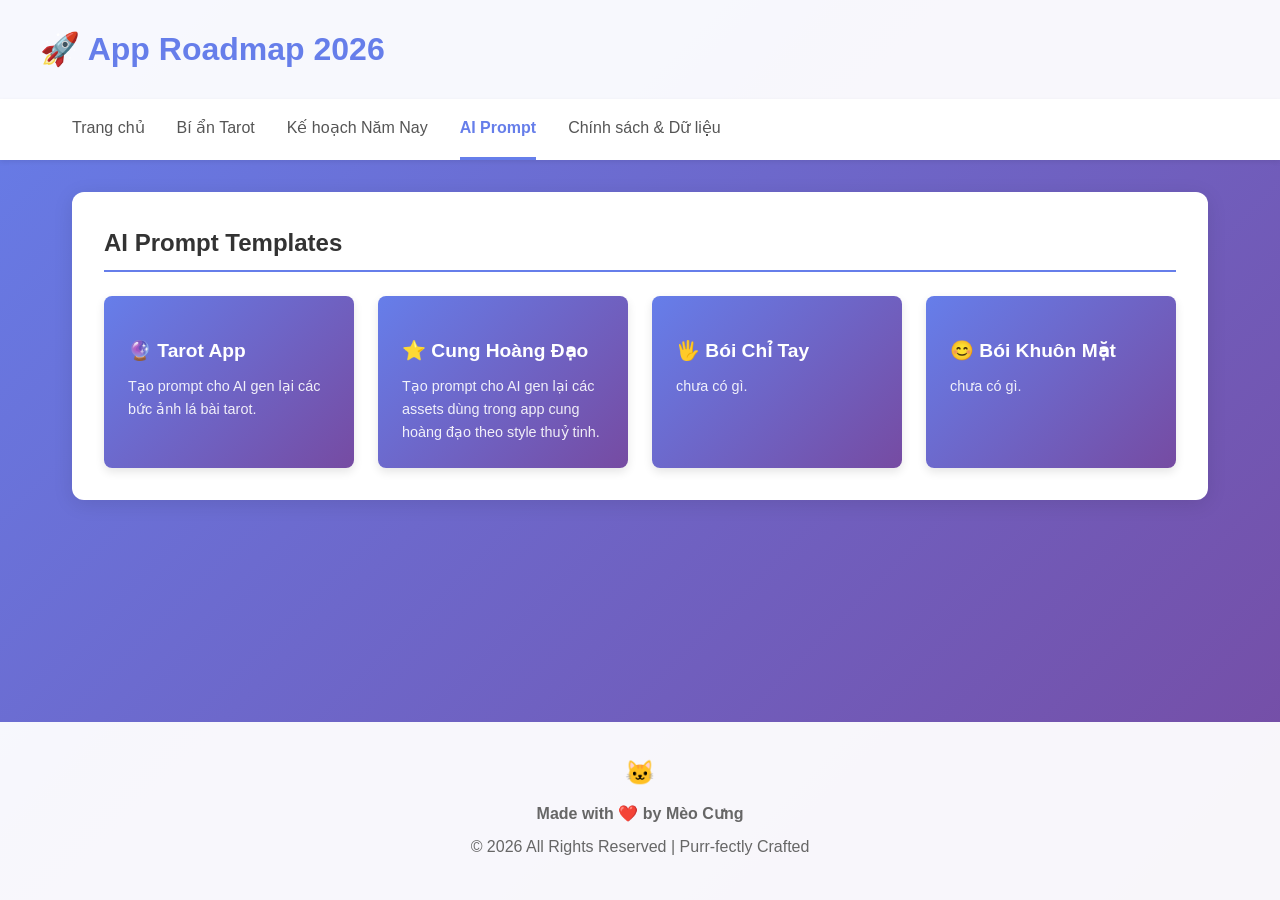
<file: ai-prompt.html>
<!DOCTYPE html>
<html lang="vi">
<head>
    <meta charset="UTF-8">
    <meta name="viewport" content="width=device-width, initial-scale=1.0">
    <title>AI Prompt - App Roadmap 2026</title>
    <link rel="stylesheet" href="css/style.css">
</head>
<body>

<header>
    <div class="header-content">
        <h1>🚀 App Roadmap 2026</h1>
    </div>
</header>

<nav>
    <div class="nav-content">
        <a href="index.html">Trang chủ</a>
        <a href="tarot.html">Bí ẩn Tarot</a>
        <a href="yearly.html">Kế hoạch Năm Nay</a>
        <a href="ai-prompt.html" class="active">AI Prompt</a>
        <a href="policy.html">Chính sách & Dữ liệu</a>
    </div>
</nav>

<main>
    <div class="content-card">
        <h2>AI Prompt Templates</h2>

        <div class="prompt-grid">
            <a href="./ai-children/tarot-prompt.html" class="prompt-card">
                <h4>🔮 Tarot App</h4>
                <p>Tạo prompt cho AI gen lại các bức ảnh lá bài tarot.</p>
            </a>

            <a href="./ai-children/zodiac_prompt.html" class="prompt-card">
                <h4>⭐ Cung Hoàng Đạo</h4>
                <p>Tạo prompt cho AI gen lại các assets dùng trong app cung hoàng đạo theo style thuỷ tinh.</p>
            </a>

            <a href="palmistry-prompt.html" class="prompt-card">
                <h4>🖐️ Bói Chỉ Tay</h4>
                <p>chưa có gì.</p>
            </a>

            <a href="face-prompt.html" class="prompt-card">
                <h4>😊 Bói Khuôn Mặt</h4>
                <p>chưa có gì.</p>
            </a>
        </div>
    </div>
</main>

<footer>
    <div class="footer-content">
        <div class="footer-icon">🐱</div>
        <p><strong>Made with ❤️ by Mèo Cưng</strong></p>
        <p>© 2026 All Rights Reserved | Purr-fectly Crafted</p>
    </div>
</footer>

</body>
</html>
</file>
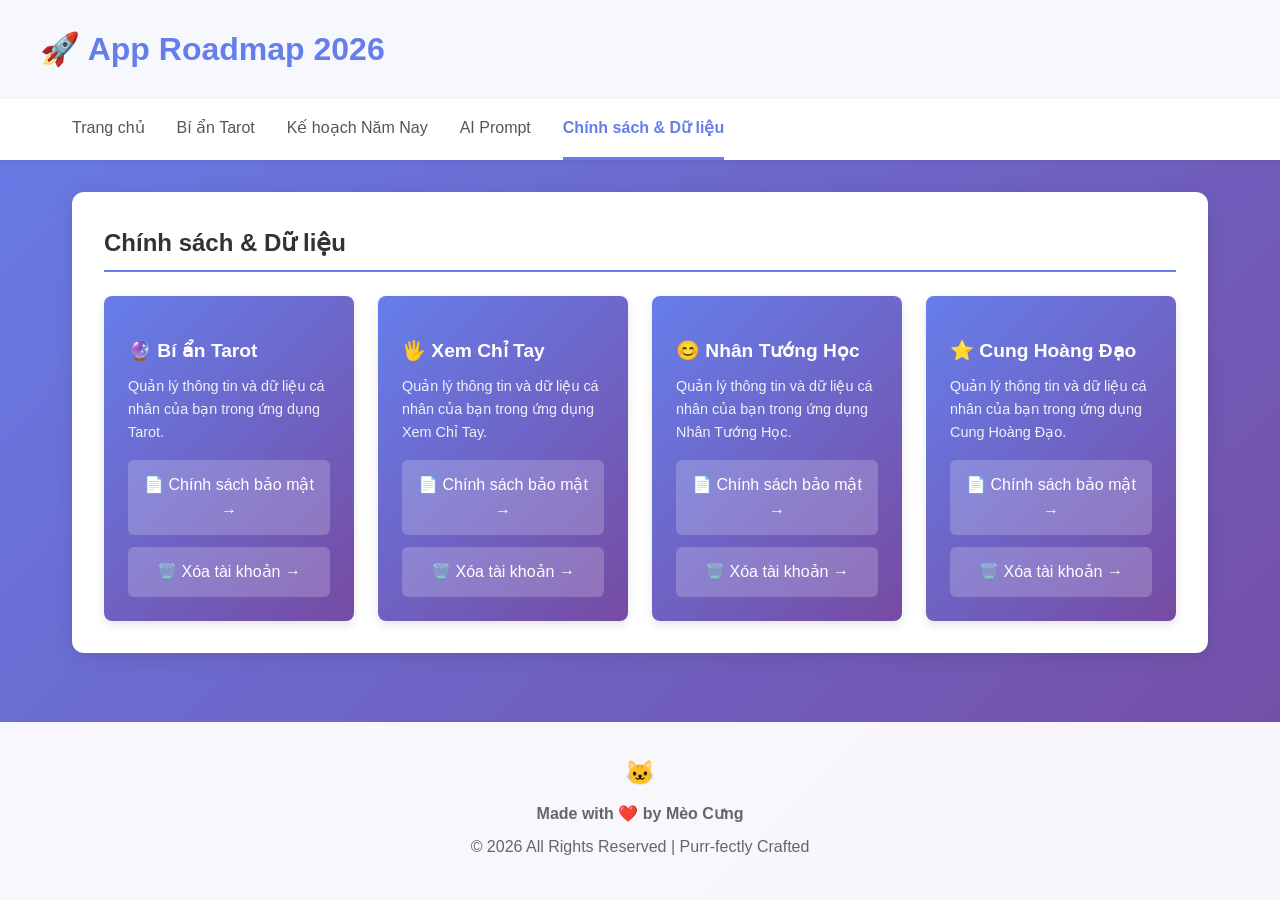
<file: policy.html>
<!DOCTYPE html>
<html lang="vi">
<head>
    <meta charset="UTF-8">
    <meta name="viewport" content="width=device-width, initial-scale=1.0">
    <title>Chính sách & Dữ liệu - App Roadmap 2026</title>
    <link rel="stylesheet" href="css/style.css">
</head>
<body>

<header>
    <div class="header-content">
        <h1>🚀 App Roadmap 2026</h1>
    </div>
</header>

<nav>
    <div class="nav-content">
        <a href="index.html">Trang chủ</a>
        <a href="tarot.html">Bí ẩn Tarot</a>
        <a href="yearly.html">Kế hoạch Năm Nay</a>
        <a href="ai-prompt.html">AI Prompt</a>
        <a href="policy.html" class="active">Chính sách & Dữ liệu</a>
    </div>
</nav>

<main>
    <div class="content-card">
        <h2>Chính sách & Dữ liệu</h2>

        <div class="prompt-grid">
            <div class="policy-card">
                <h4>🔮 Bí ẩn Tarot</h4>
                <p style="margin-bottom: 1rem;">Quản lý thông tin và dữ liệu cá nhân của bạn trong ứng dụng Tarot.</p>
                <div style="display: flex; flex-direction: column; gap: 0.75rem;">
                    <a href="https://pham-tien-thang.github.io/policy/tarot_app/policy_tarot" target="_blank" class="policy-button">
                        📄 Chính sách bảo mật →
                    </a>
                    <a href="https://pham-tien-thang.github.io/policy/tarot_app/delete_data" target="_blank" class="policy-button">
                        🗑️ Xóa tài khoản →
                    </a>
                </div>
            </div>

            <div class="policy-card">
                <h4>🖐️ Xem Chỉ Tay</h4>
                <p style="margin-bottom: 1rem;">Quản lý thông tin và dữ liệu cá nhân của bạn trong ứng dụng Xem Chỉ Tay.</p>
                <div style="display: flex; flex-direction: column; gap: 0.75rem;">
                    <a href="https://pham-tien-thang.github.io/policy/tarot_app/policy_tarot" target="_blank" class="policy-button">
                        📄 Chính sách bảo mật →
                    </a>
                    <a href="https://pham-tien-thang.github.io/policy/tarot_app/delete_data" target="_blank" class="policy-button">
                        🗑️ Xóa tài khoản →
                    </a>
                </div>
            </div>

            <div class="policy-card">
                <h4>😊 Nhân Tướng Học</h4>
                <p style="margin-bottom: 1rem;">Quản lý thông tin và dữ liệu cá nhân của bạn trong ứng dụng Nhân Tướng Học.</p>
                <div style="display: flex; flex-direction: column; gap: 0.75rem;">
                    <a href="https://pham-tien-thang.github.io/policy/tarot_app/policy_tarot" target="_blank" class="policy-button">
                        📄 Chính sách bảo mật →
                    </a>
                    <a href="https://pham-tien-thang.github.io/policy/tarot_app/delete_data" target="_blank" class="policy-button">
                        🗑️ Xóa tài khoản →
                    </a>
                </div>
            </div>

            <div class="policy-card">
                <h4>⭐ Cung Hoàng Đạo</h4>
                <p style="margin-bottom: 1rem;">Quản lý thông tin và dữ liệu cá nhân của bạn trong ứng dụng Cung Hoàng Đạo.</p>
                <div style="display: flex; flex-direction: column; gap: 0.75rem;">
                    <a href="https://pham-tien-thang.github.io/policy/tarot_app/policy_tarot" target="_blank" class="policy-button">
                        📄 Chính sách bảo mật →
                    </a>
                    <a href="https://pham-tien-thang.github.io/policy/tarot_app/delete_data" target="_blank" class="policy-button">
                        🗑️ Xóa tài khoản →
                    </a>
                </div>
            </div>
        </div>
    </div>
</main>

<footer>
    <div class="footer-content">
        <div class="footer-icon">🐱</div>
        <p><strong>Made with ❤️ by Mèo Cưng</strong></p>
        <p>© 2026 All Rights Reserved | Purr-fectly Crafted</p>
    </div>
</footer>

</body>
</html>
</file>
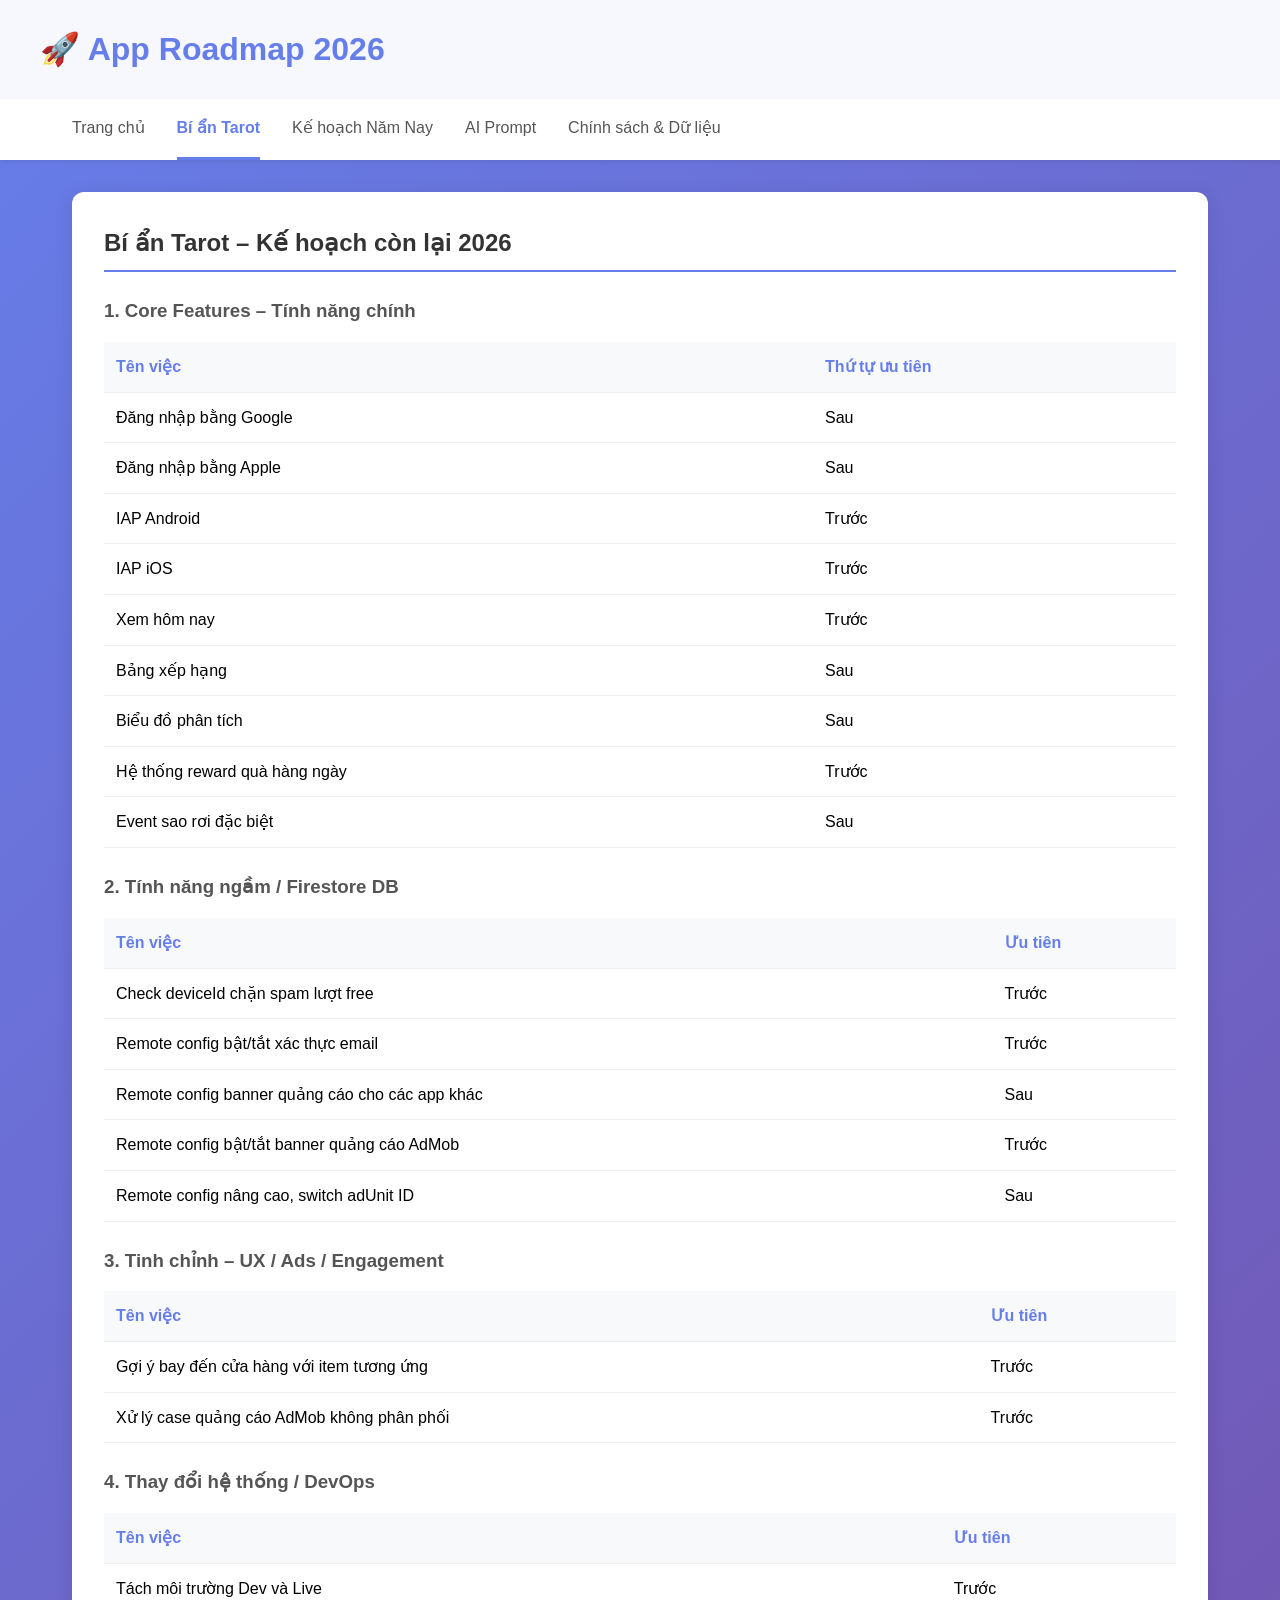
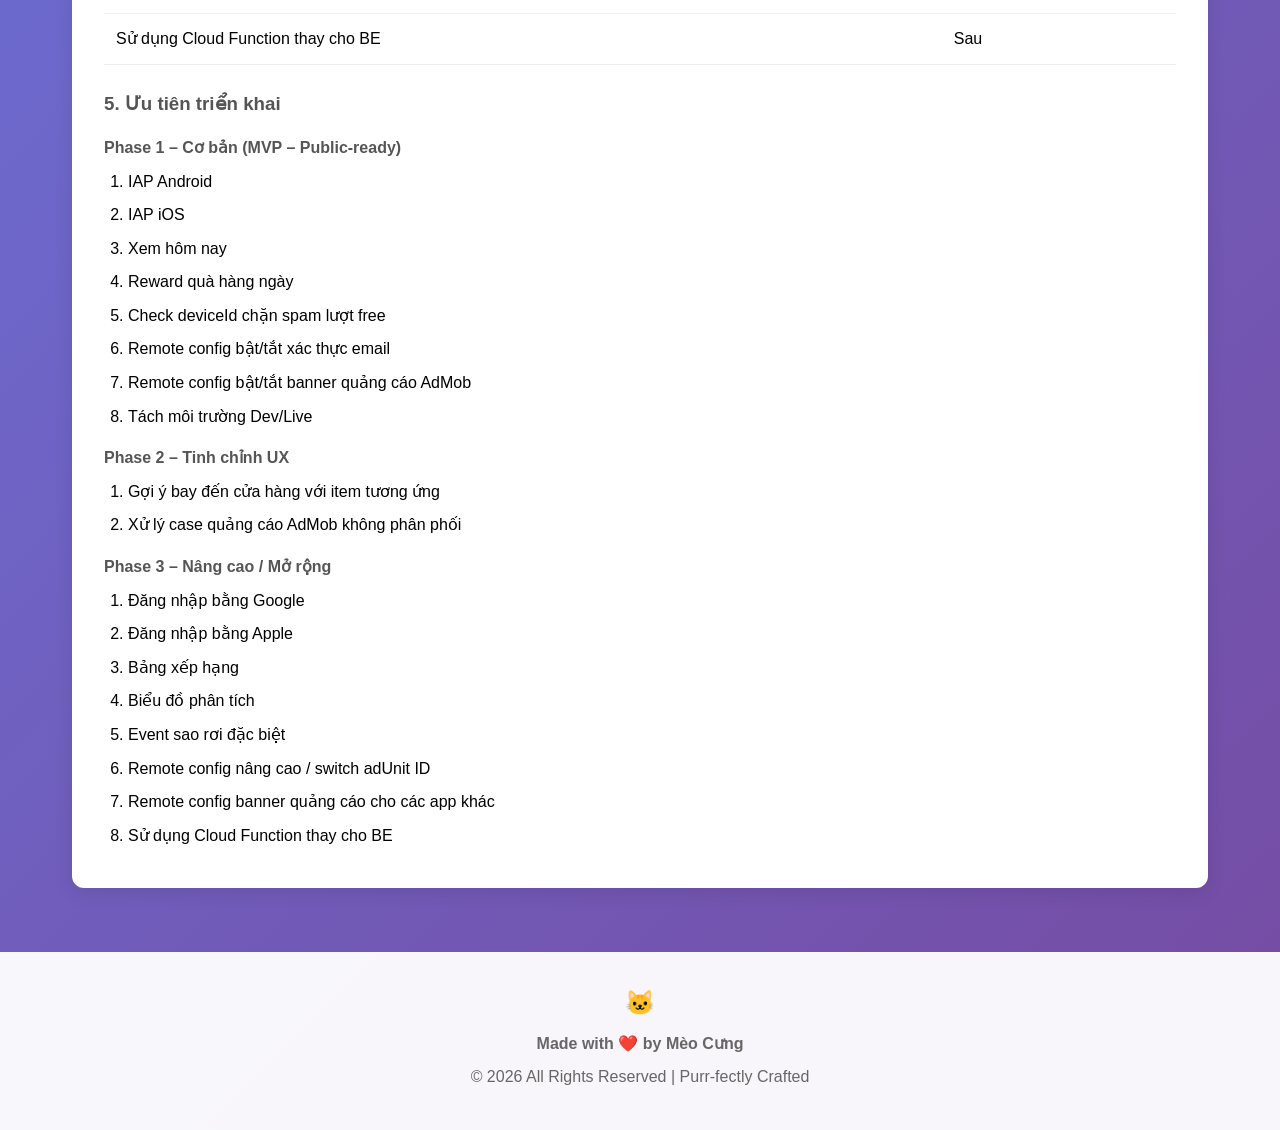
<file: tarot.html>
<!DOCTYPE html>
<html lang="vi">
<head>
    <meta charset="UTF-8">
    <meta name="viewport" content="width=device-width, initial-scale=1.0">
    <title>Bí ẩn Tarot - App Roadmap 2026</title>
    <link rel="stylesheet" href="css/style.css">
</head>
<body>

<header>
    <div class="header-content">
        <h1>🚀 App Roadmap 2026</h1>
    </div>
</header>

<nav>
    <div class="nav-content">
        <a href="index.html">Trang chủ</a>
        <a href="tarot.html" class="active">Bí ẩn Tarot</a>
        <a href="yearly.html">Kế hoạch Năm Nay</a>
        <a href="ai-prompt.html">AI Prompt</a>
        <a href="policy.html">Chính sách & Dữ liệu</a>
    </div>
</nav>

<main>
    <div class="content-card">
        <h2>Bí ẩn Tarot – Kế hoạch còn lại 2026</h2>

        <h3>1. Core Features – Tính năng chính</h3>
        <table>
            <tr><th>Tên việc</th><th>Thứ tự ưu tiên</th></tr>
            <tr><td>Đăng nhập bằng Google</td><td>Sau</td></tr>
            <tr><td>Đăng nhập bằng Apple</td><td>Sau</td></tr>
            <tr><td>IAP Android</td><td>Trước</td></tr>
            <tr><td>IAP iOS</td><td>Trước</td></tr>
            <tr><td>Xem hôm nay</td><td>Trước</td></tr>
            <tr><td>Bảng xếp hạng</td><td>Sau</td></tr>
            <tr><td>Biểu đồ phân tích</td><td>Sau</td></tr>
            <tr><td>Hệ thống reward quà hàng ngày</td><td>Trước</td></tr>
            <tr><td>Event sao rơi đặc biệt</td><td>Sau</td></tr>
        </table>

        <h3>2. Tính năng ngầm / Firestore DB</h3>
        <table>
            <tr><th>Tên việc</th><th>Ưu tiên</th></tr>
            <tr><td>Check deviceId chặn spam lượt free</td><td>Trước</td></tr>
            <tr><td>Remote config bật/tắt xác thực email</td><td>Trước</td></tr>
            <tr><td>Remote config banner quảng cáo cho các app khác</td><td>Sau</td></tr>
            <tr><td>Remote config bật/tắt banner quảng cáo AdMob</td><td>Trước</td></tr>
            <tr><td>Remote config nâng cao, switch adUnit ID</td><td>Sau</td></tr>
        </table>

        <h3>3. Tinh chỉnh – UX / Ads / Engagement</h3>
        <table>
            <tr><th>Tên việc</th><th>Ưu tiên</th></tr>
            <tr><td>Gợi ý bay đến cửa hàng với item tương ứng</td><td>Trước</td></tr>
            <tr><td>Xử lý case quảng cáo AdMob không phân phối</td><td>Trước</td></tr>
        </table>

        <h3>4. Thay đổi hệ thống / DevOps</h3>
        <table>
            <tr><th>Tên việc</th><th>Ưu tiên</th></tr>
            <tr><td>Tách môi trường Dev và Live</td><td>Trước</td></tr>
            <tr><td>Sử dụng Cloud Function thay cho BE</td><td>Sau</td></tr>
        </table>

        <h3>5. Ưu tiên triển khai</h3>

        <h4>Phase 1 – Cơ bản (MVP – Public-ready)</h4>
        <ol>
            <li>IAP Android</li>
            <li>IAP iOS</li>
            <li>Xem hôm nay</li>
            <li>Reward quà hàng ngày</li>
            <li>Check deviceId chặn spam lượt free</li>
            <li>Remote config bật/tắt xác thực email</li>
            <li>Remote config bật/tắt banner quảng cáo AdMob</li>
            <li>Tách môi trường Dev/Live</li>
        </ol>

        <h4>Phase 2 – Tinh chỉnh UX</h4>
        <ol>
            <li>Gợi ý bay đến cửa hàng với item tương ứng</li>
            <li>Xử lý case quảng cáo AdMob không phân phối</li>
        </ol>

        <h4>Phase 3 – Nâng cao / Mở rộng</h4>
        <ol>
            <li>Đăng nhập bằng Google</li>
            <li>Đăng nhập bằng Apple</li>
            <li>Bảng xếp hạng</li>
            <li>Biểu đồ phân tích</li>
            <li>Event sao rơi đặc biệt</li>
            <li>Remote config nâng cao / switch adUnit ID</li>
            <li>Remote config banner quảng cáo cho các app khác</li>
            <li>Sử dụng Cloud Function thay cho BE</li>
        </ol>
    </div>
</main>

<footer>
    <div class="footer-content">
        <div class="footer-icon">🐱</div>
        <p><strong>Made with ❤️ by Mèo Cưng</strong></p>
        <p>© 2026 All Rights Reserved | Purr-fectly Crafted</p>
    </div>
</footer>

</body>
</html>
</file>
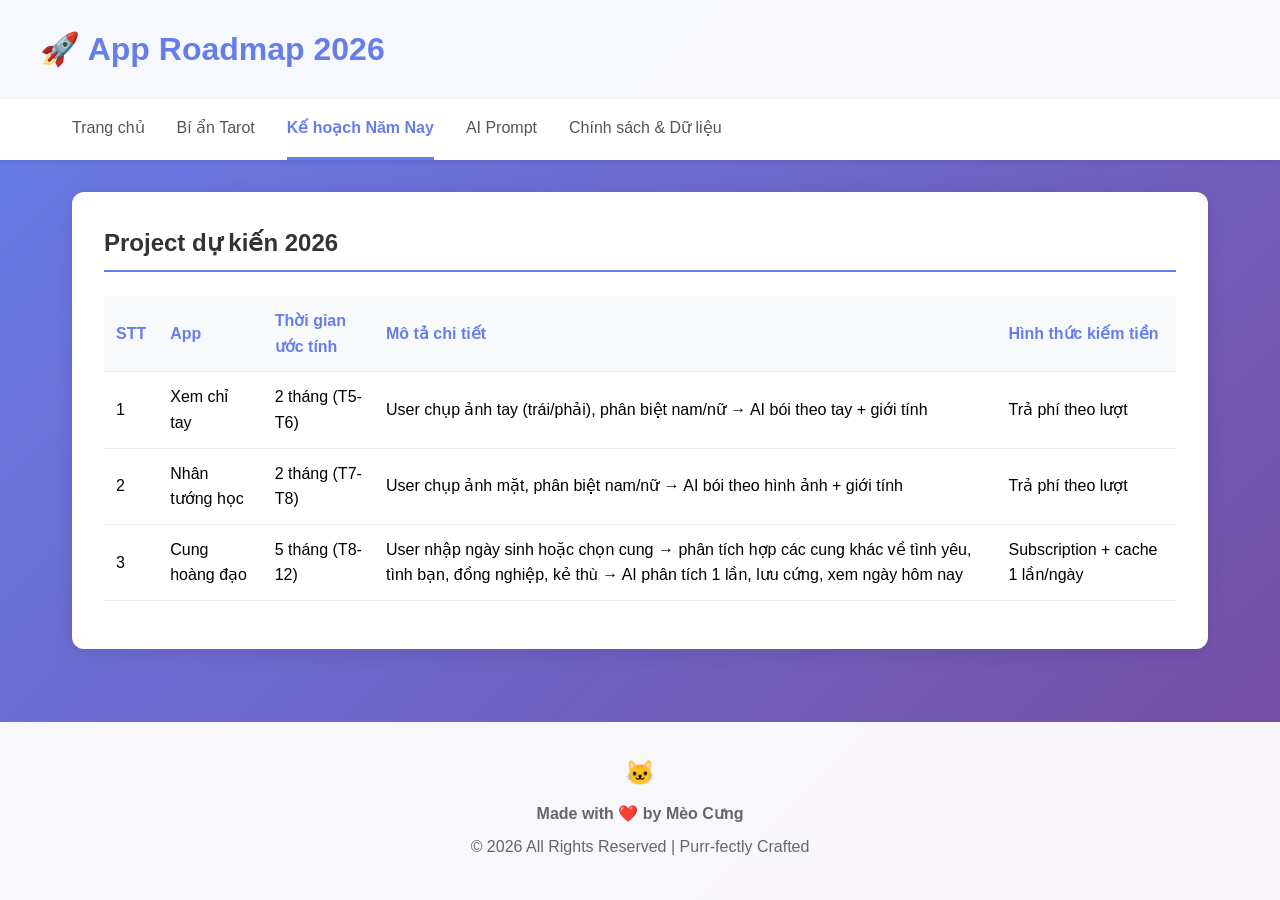
<file: yearly.html>
<!DOCTYPE html>
<html lang="vi">
<head>
    <meta charset="UTF-8">
    <meta name="viewport" content="width=device-width, initial-scale=1.0">
    <title>Kế hoạch Năm Nay - App Roadmap 2026</title>
    <link rel="stylesheet" href="css/style.css">
</head>
<body>

<header>
    <div class="header-content">
        <h1>🚀 App Roadmap 2026</h1>
    </div>
</header>

<nav>
    <div class="nav-content">
        <a href="index.html">Trang chủ</a>
        <a href="tarot.html">Bí ẩn Tarot</a>
        <a href="yearly.html" class="active">Kế hoạch Năm Nay</a>
        <a href="ai-prompt.html">AI Prompt</a>
        <a href="policy.html">Chính sách & Dữ liệu</a>
    </div>
</nav>

<main>
    <div class="content-card">
        <h2>Project dự kiến 2026</h2>
        <table>
            <tr>
                <th>STT</th>
                <th>App</th>
                <th>Thời gian ước tính</th>
                <th>Mô tả chi tiết</th>
                <th>Hình thức kiếm tiền</th>
            </tr>
            <tr>
                <td>1</td>
                <td>Xem chỉ tay</td>
                <td>2 tháng (T5-T6)</td>
                <td>User chụp ảnh tay (trái/phải), phân biệt nam/nữ → AI bói theo tay + giới tính</td>
                <td>Trả phí theo lượt</td>
            </tr>
            <tr>
                <td>2</td>
                <td>Nhân tướng học</td>
                <td>2 tháng (T7-T8)</td>
                <td>User chụp ảnh mặt, phân biệt nam/nữ → AI bói theo hình ảnh + giới tính</td>
                <td>Trả phí theo lượt</td>
            </tr>
            <tr>
                <td>3</td>
                <td>Cung hoàng đạo</td>
                <td>5 tháng (T8-12)</td>
                <td>User nhập ngày sinh hoặc chọn cung → phân tích hợp các cung khác về tình yêu, tình bạn, đồng nghiệp, kẻ thù → AI phân tích 1 lần, lưu cứng, xem ngày hôm nay</td>
                <td>Subscription + cache 1 lần/ngày</td>
            </tr>
        </table>
    </div>
</main>

<footer>
    <div class="footer-content">
        <div class="footer-icon">🐱</div>
        <p><strong>Made with ❤️ by Mèo Cưng</strong></p>
        <p>© 2026 All Rights Reserved | Purr-fectly Crafted</p>
    </div>
</footer>

</body>
</html>
</file>
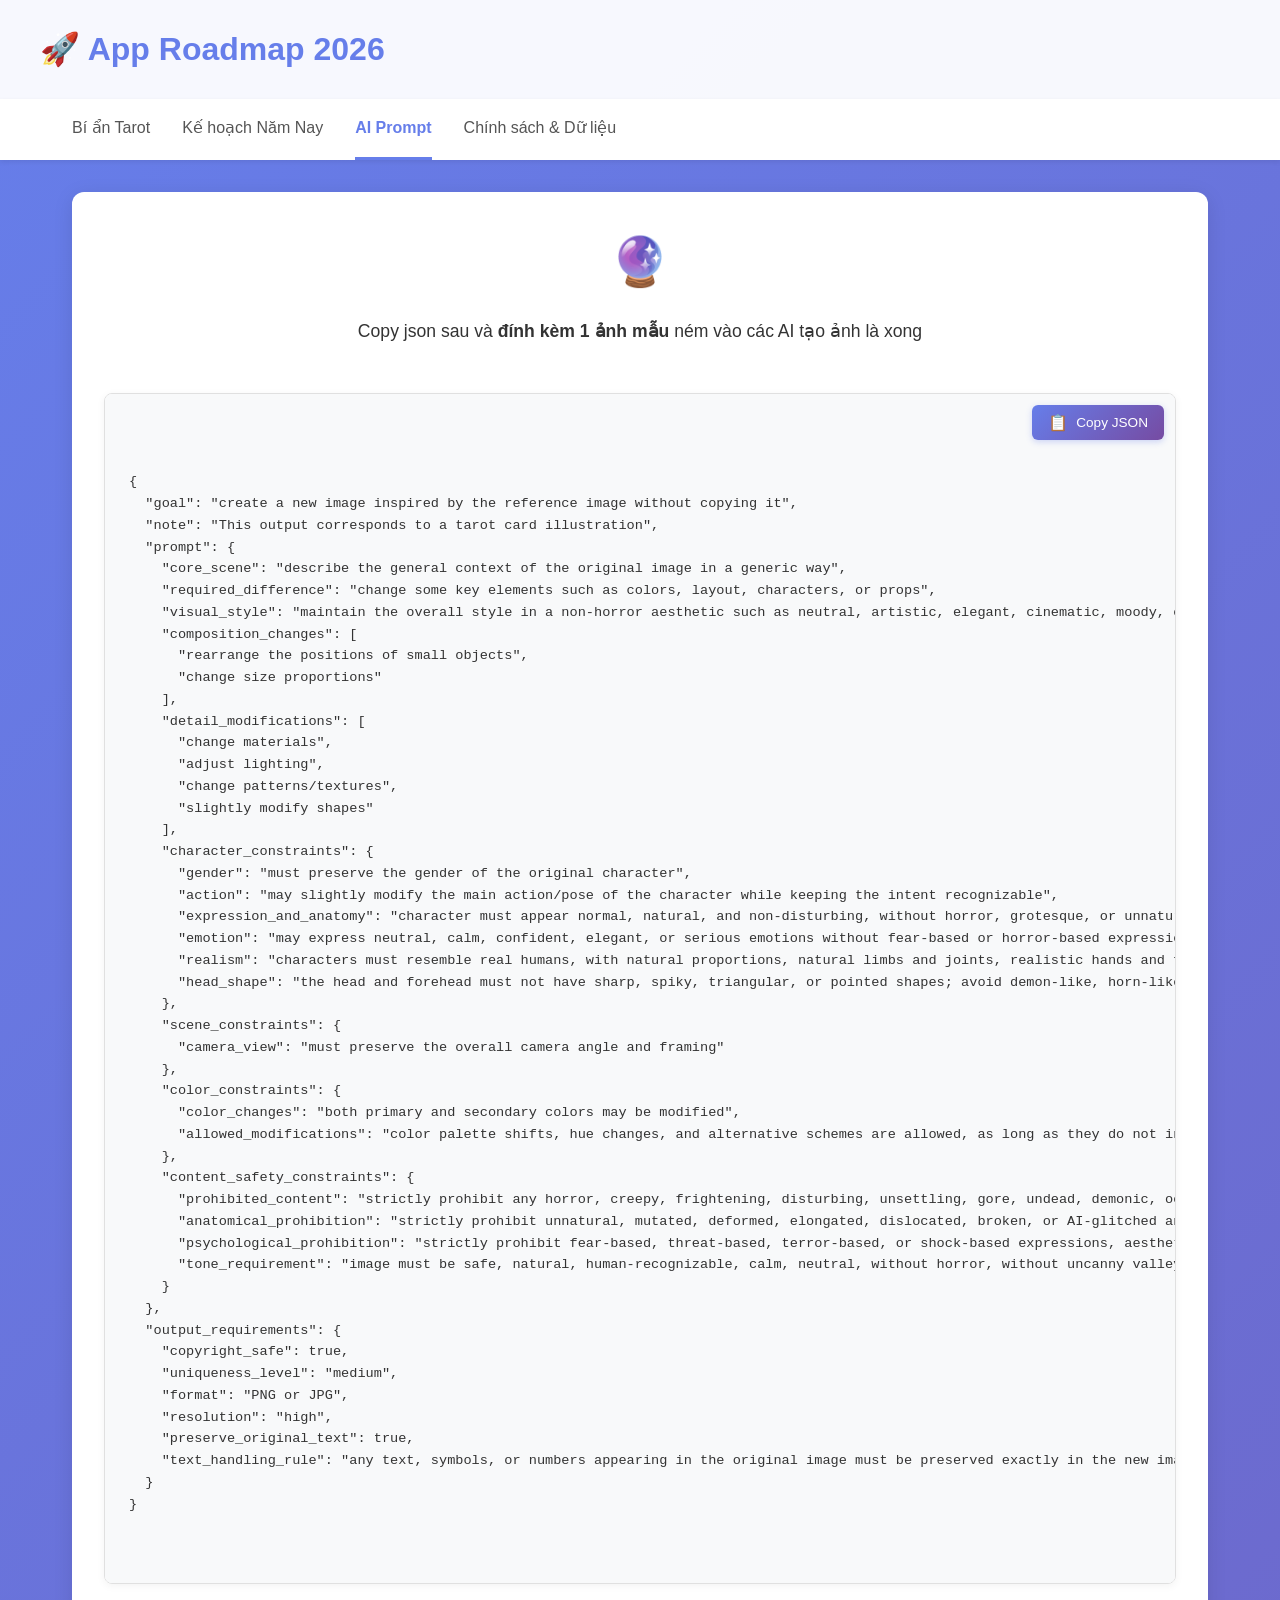
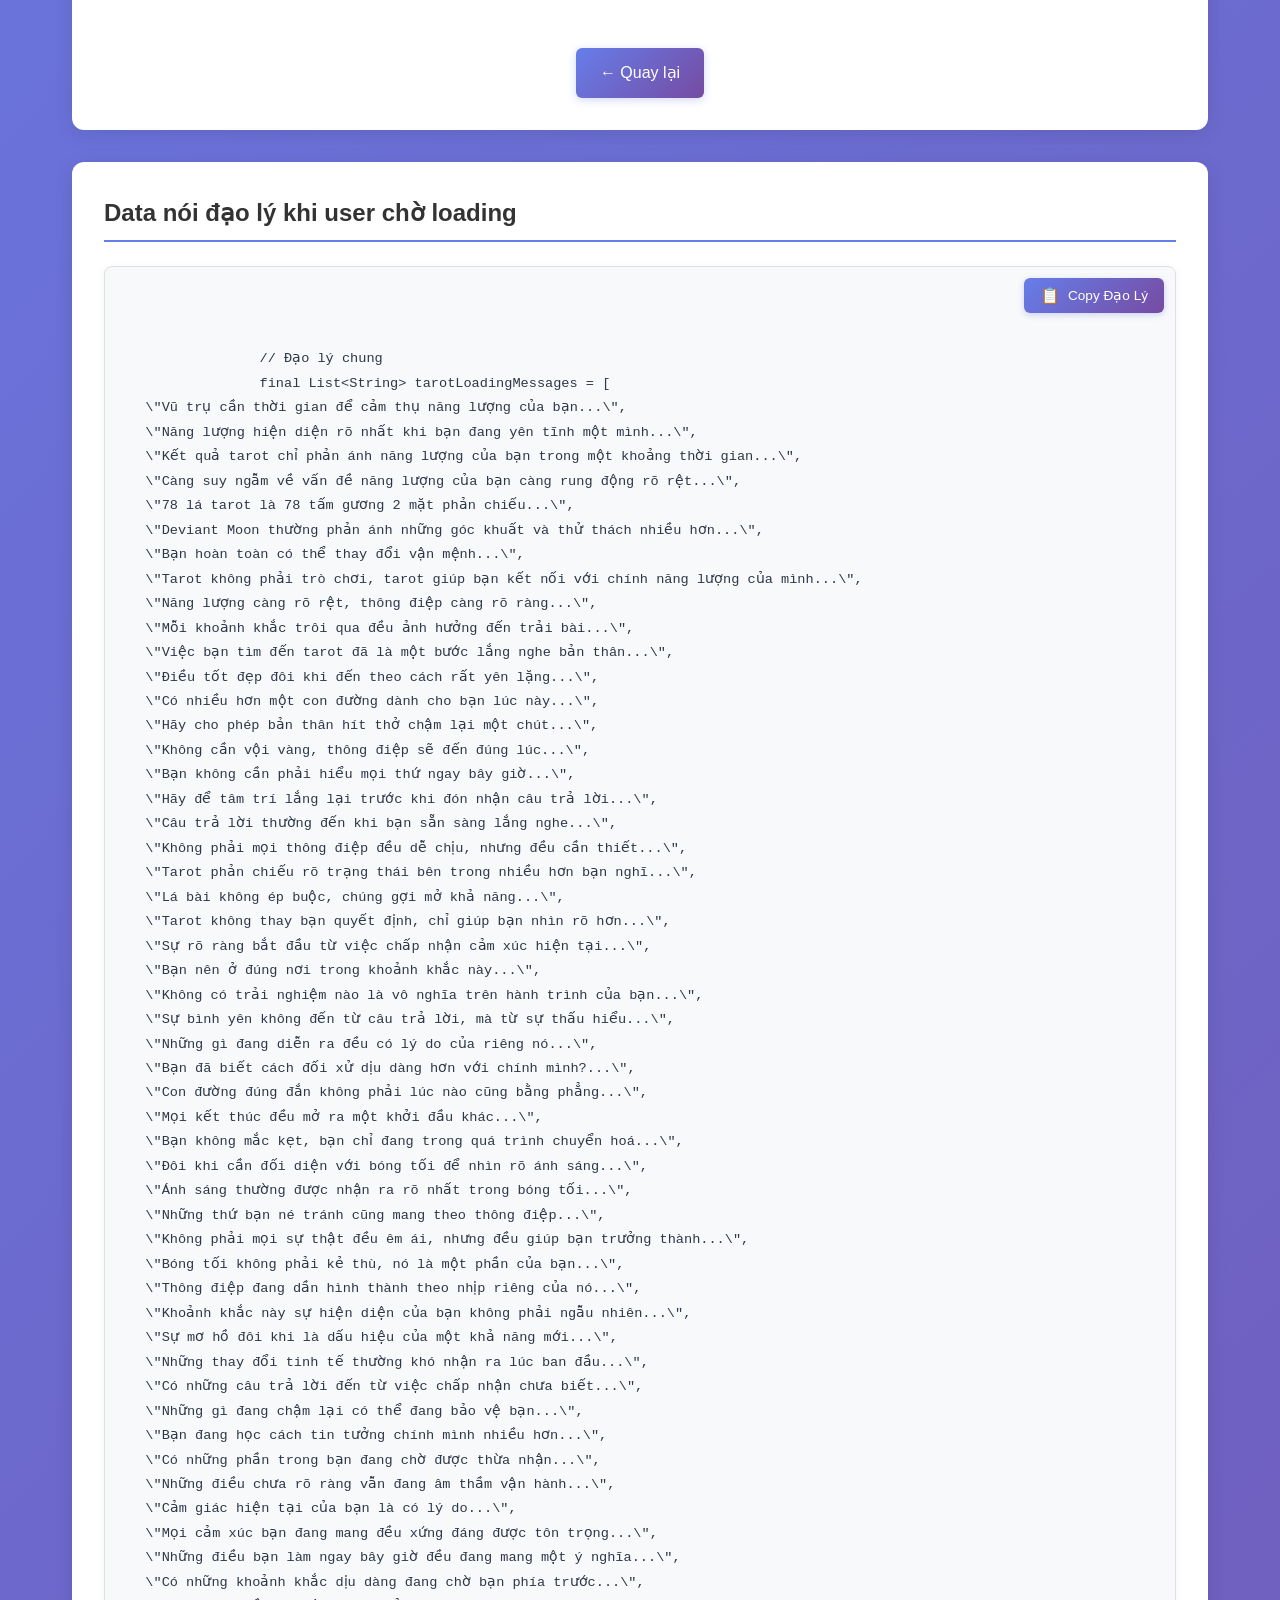
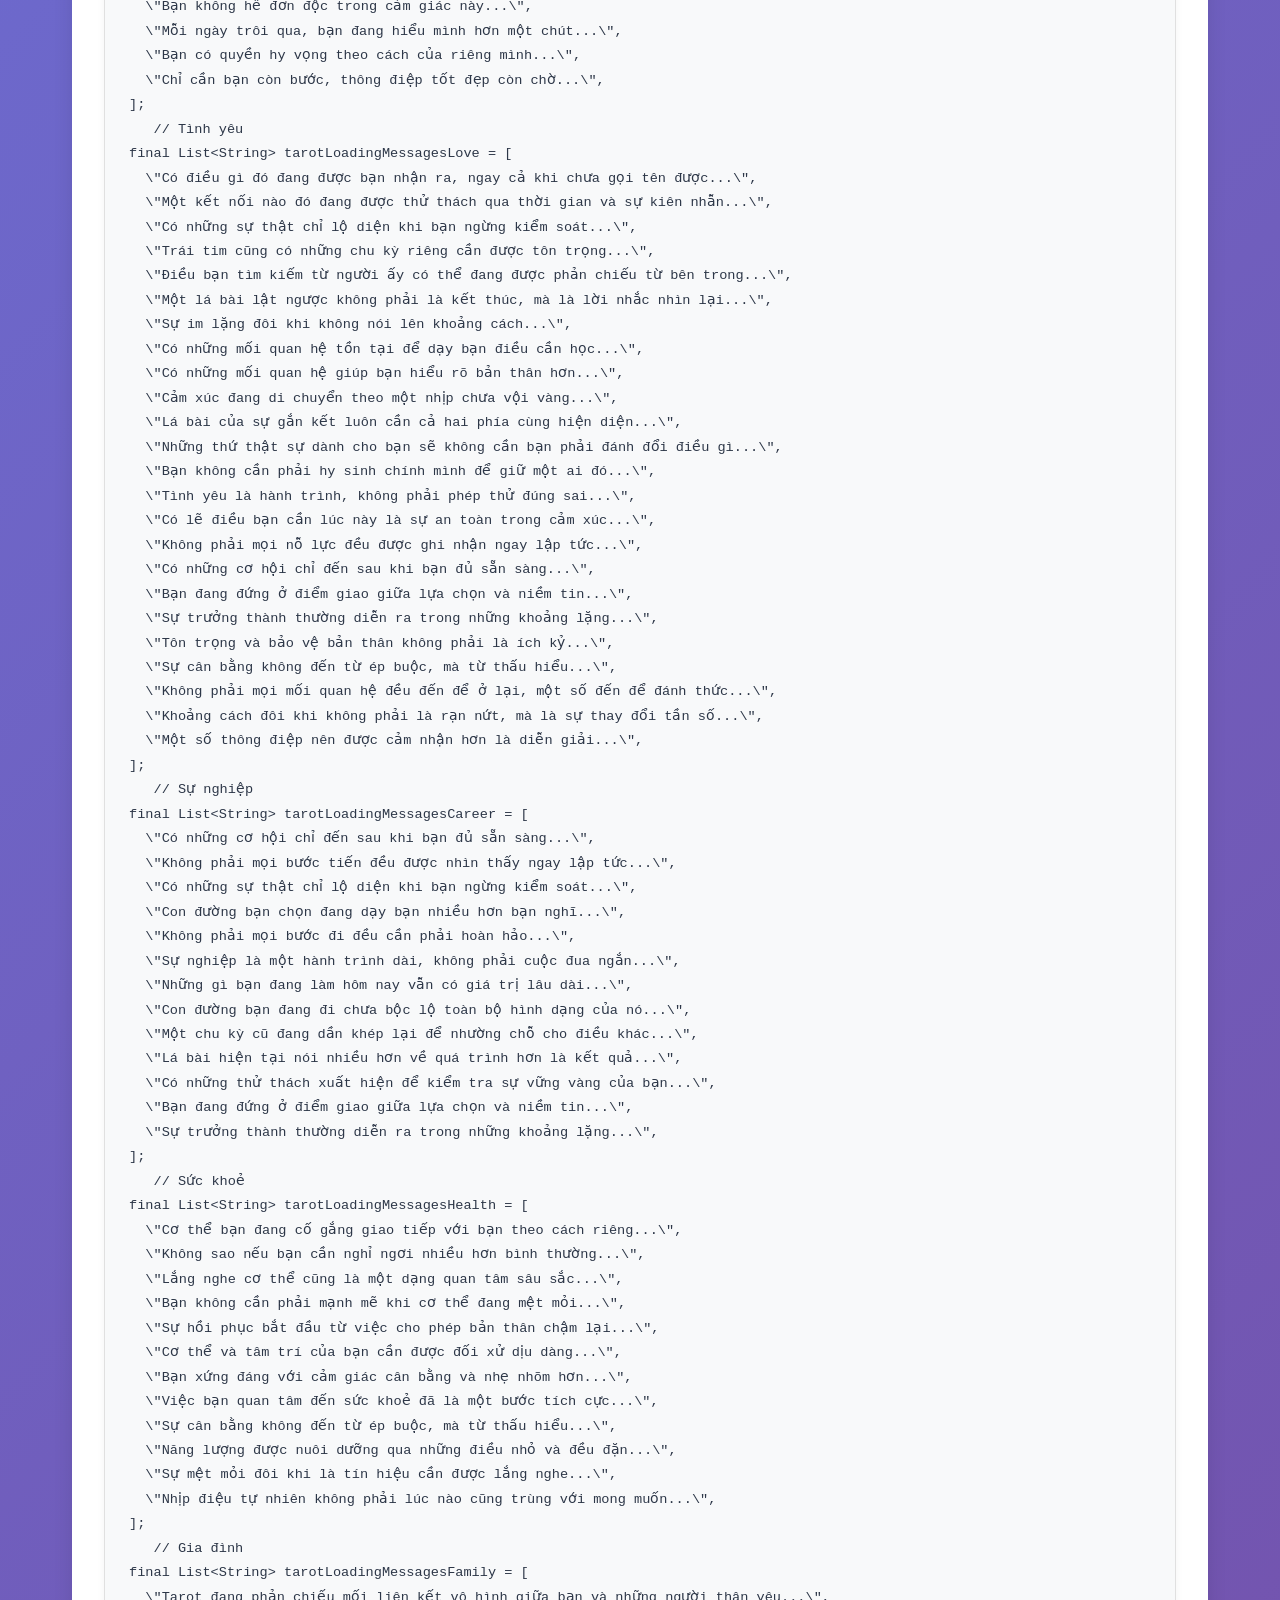
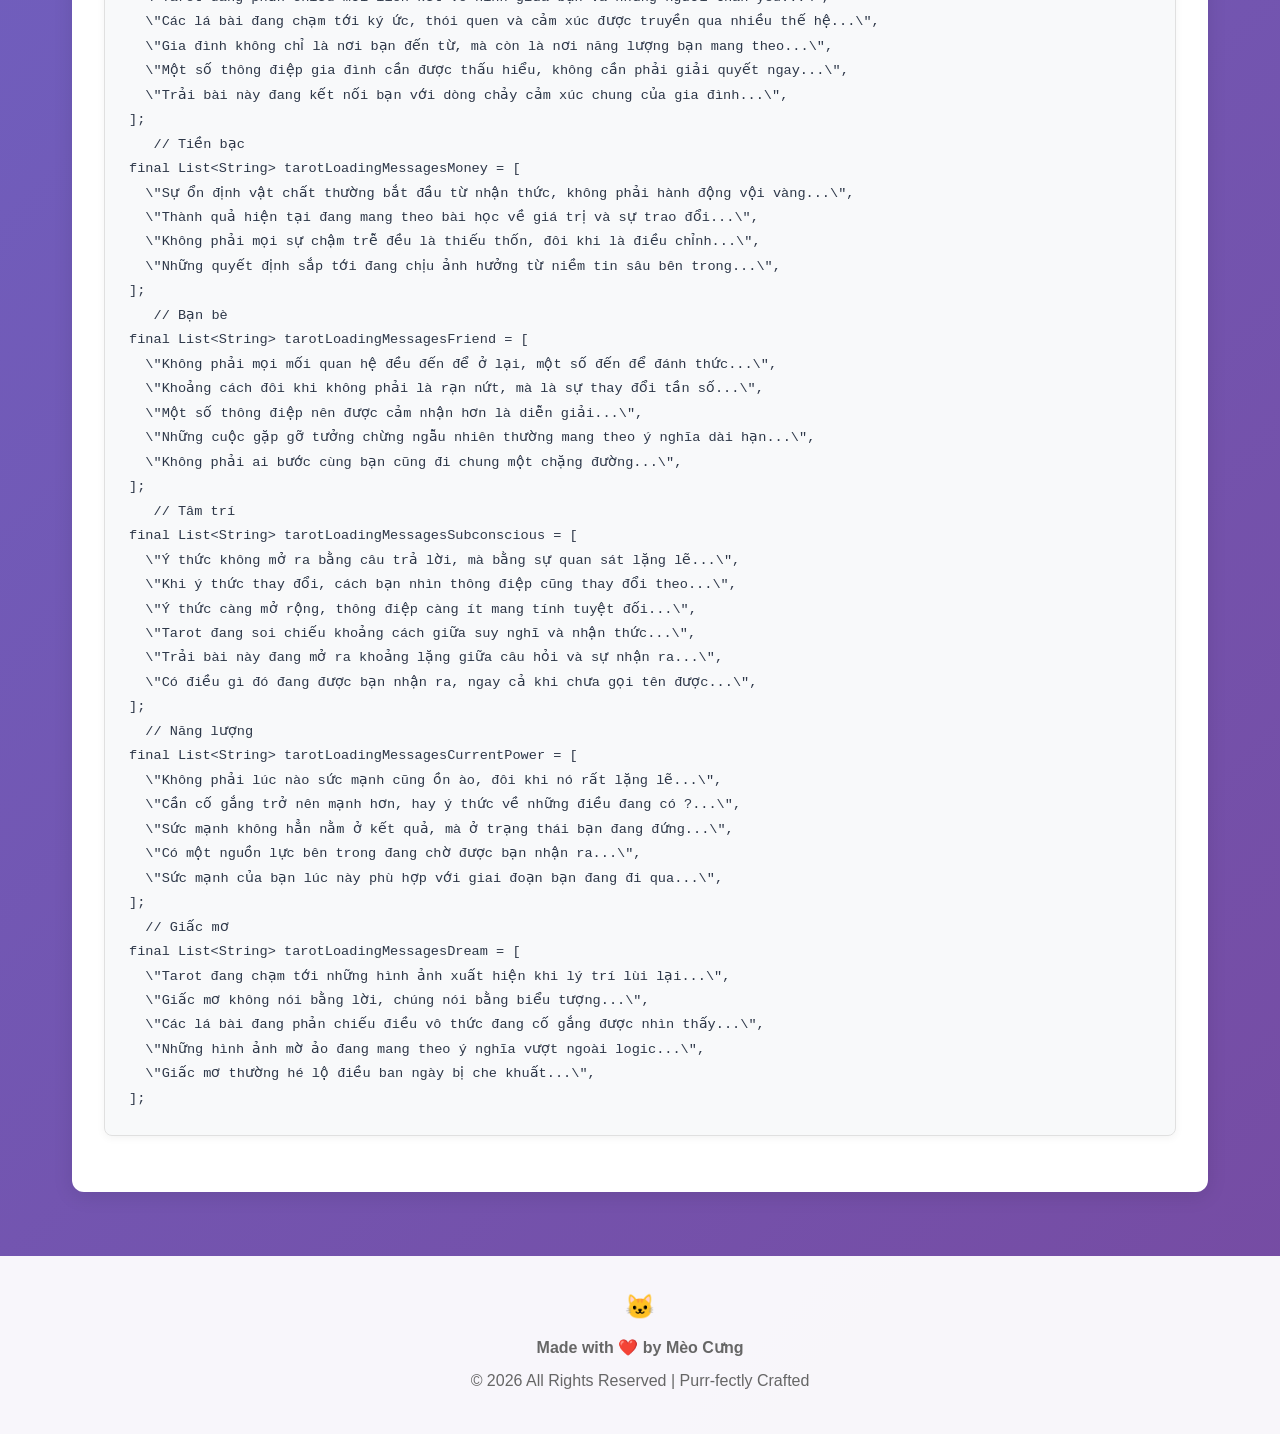
<file: ai-children/tarot-prompt.html>
<!DOCTYPE html>
<html lang="vi">
<head>
    <meta charset="UTF-8">
    <meta name="viewport" content="width=device-width, initial-scale=1.0">
    <title>Tarot Prompt - App Roadmap 2026</title>
    <link rel="stylesheet" href="../css/style.css">
</head>
<body>

<header>
    <div class="header-content">
        <h1>🚀 App Roadmap 2026</h1>
    </div>
</header>

<nav>
    <div class="nav-content">
        <a href="../index.html">Bí ẩn Tarot</a>
        <a href="../yearly.html">Kế hoạch Năm Nay</a>
        <a href="../ai-prompt.html" class="active">AI Prompt</a>
        <a href="../policy.html">Chính sách & Dữ liệu</a>
    </div>
</nav>

<main>
    <div class="content-card">
        <div class="updating-container">
            <div class="updating-icon">🔮</div>
            <div class="updating-text">Copy json sau và <strong>đính kèm 1 ảnh mẫu</strong> ném vào các AI tạo ảnh là xong</div>
            <div class="json-wrapper">
                <button class="copy-button" onclick="copyJson()" title="Copy JSON">
                    <span class="copy-icon">📋</span>
                    <span class="copy-text">Copy JSON</span>
                </button>
                <div class="copy-success" id="copySuccess">✓ Đã copy!</div>
                <pre class="json-display"><code id="jsonCode">
{
  "goal": "create a new image inspired by the reference image without copying it",
  "note": "This output corresponds to a tarot card illustration",
  "prompt": {
    "core_scene": "describe the general context of the original image in a generic way",
    "required_difference": "change some key elements such as colors, layout, characters, or props",
    "visual_style": "maintain the overall style in a non-horror aesthetic such as neutral, artistic, elegant, cinematic, moody, or realistic without any disturbing elements",
    "composition_changes": [
      "rearrange the positions of small objects",
      "change size proportions"
    ],
    "detail_modifications": [
      "change materials",
      "adjust lighting",
      "change patterns/textures",
      "slightly modify shapes"
    ],
    "character_constraints": {
      "gender": "must preserve the gender of the original character",
      "action": "may slightly modify the main action/pose of the character while keeping the intent recognizable",
      "expression_and_anatomy": "character must appear normal, natural, and non-disturbing, without horror, grotesque, or unnatural anatomy",
      "emotion": "may express neutral, calm, confident, elegant, or serious emotions without fear-based or horror-based expressions",
      "realism": "characters must resemble real humans, with natural proportions, natural limbs and joints, realistic hands and faces, without deformities, distortions, uncanny expressions, zombie-like appearance, or AI anatomical glitches",
      "head_shape": "the head and forehead must not have sharp, spiky, triangular, or pointed shapes; avoid demon-like, horn-like, weapon-like, or unnatural protrusions; keep natural smooth human curvature"
    },
    "scene_constraints": {
      "camera_view": "must preserve the overall camera angle and framing"
    },
    "color_constraints": {
      "color_changes": "both primary and secondary colors may be modified",
      "allowed_modifications": "color palette shifts, hue changes, and alternative schemes are allowed, as long as they do not introduce horror themes"
    },
    "content_safety_constraints": {
      "prohibited_content": "strictly prohibit any horror, creepy, frightening, disturbing, unsettling, gore, undead, demonic, occult, cursed, or grotesque themes",
      "anatomical_prohibition": "strictly prohibit unnatural, mutated, deformed, elongated, dislocated, broken, or AI-glitched anatomy such as extra limbs, missing limbs, distorted joints, uncanny faces, abnormal skulls, hollow eye sockets, or other non-human abnormalities",
      "psychological_prohibition": "strictly prohibit fear-based, threat-based, terror-based, or shock-based expressions, aesthetics, or atmosphere",
      "tone_requirement": "image must be safe, natural, human-recognizable, calm, neutral, without horror, without uncanny valley effects, and without demonic symbolism"
    }
  },
  "output_requirements": {
    "copyright_safe": true,
    "uniqueness_level": "medium",
    "format": "PNG or JPG",
    "resolution": "high",
    "preserve_original_text": true,
    "text_handling_rule": "any text, symbols, or numbers appearing in the original image must be preserved exactly in the new image"
  }
}


</code></pre>
            </div>
            <a href="../ai-prompt.html" class="back-button">← Quay lại</a>
        </div>
    </div>

    <div class="content-card">
        <h2>Data nói đạo lý khi user chờ loading</h2>
        <div class="code-wrapper">
            <button class="copy-button" onclick="copyDaoLy()" title="Copy Đạo Lý">
                <span class="copy-icon">📋</span>
                <span class="copy-text">Copy Đạo Lý</span>
            </button>
            <div class="copy-success" id="copyDaoLySuccess">✓ Đã copy!</div>
            <pre class="code-display"><code id="daoLyCode">
                // Đạo lý chung
                final List&lt;String&gt; tarotLoadingMessages = [
  \"Vũ trụ cần thời gian để cảm thụ năng lượng của bạn...\",
  \"Năng lượng hiện diện rõ nhất khi bạn đang yên tĩnh một mình...\",
  \"Kết quả tarot chỉ phản ánh năng lượng của bạn trong một khoảng thời gian...\",
  \"Càng suy ngẫm về vấn đề năng lượng của bạn càng rung động rõ rệt...\",
  \"78 lá tarot là 78 tấm gương 2 mặt phản chiếu...\",
  \"Deviant Moon thường phản ánh những góc khuất và thử thách nhiều hơn...\",
  \"Bạn hoàn toàn có thể thay đổi vận mệnh...\",
  \"Tarot không phải trò chơi, tarot giúp bạn kết nối với chính năng lượng của mình...\",
  \"Năng lượng càng rõ rệt, thông điệp càng rõ ràng...\",
  \"Mỗi khoảnh khắc trôi qua đều ảnh hưởng đến trải bài...\",
  \"Việc bạn tìm đến tarot đã là một bước lắng nghe bản thân...\",
  \"Điều tốt đẹp đôi khi đến theo cách rất yên lặng...\",
  \"Có nhiều hơn một con đường dành cho bạn lúc này...\",
  \"Hãy cho phép bản thân hít thở chậm lại một chút...\",
  \"Không cần vội vàng, thông điệp sẽ đến đúng lúc...\",
  \"Bạn không cần phải hiểu mọi thứ ngay bây giờ...\",
  \"Hãy để tâm trí lắng lại trước khi đón nhận câu trả lời...\",
  \"Câu trả lời thường đến khi bạn sẵn sàng lắng nghe...\",
  \"Không phải mọi thông điệp đều dễ chịu, nhưng đều cần thiết...\",
  \"Tarot phản chiếu rõ trạng thái bên trong nhiều hơn bạn nghĩ...\",
  \"Lá bài không ép buộc, chúng gợi mở khả năng...\",
  \"Tarot không thay bạn quyết định, chỉ giúp bạn nhìn rõ hơn...\",
  \"Sự rõ ràng bắt đầu từ việc chấp nhận cảm xúc hiện tại...\",
  \"Bạn nên ở đúng nơi trong khoảnh khắc này...\",
  \"Không có trải nghiệm nào là vô nghĩa trên hành trình của bạn...\",
  \"Sự bình yên không đến từ câu trả lời, mà từ sự thấu hiểu...\",
  \"Những gì đang diễn ra đều có lý do của riêng nó...\",
  \"Bạn đã biết cách đối xử dịu dàng hơn với chính mình?...\",
  \"Con đường đúng đắn không phải lúc nào cũng bằng phẳng...\",
  \"Mọi kết thúc đều mở ra một khởi đầu khác...\",
  \"Bạn không mắc kẹt, bạn chỉ đang trong quá trình chuyển hoá...\",
  \"Đôi khi cần đối diện với bóng tối để nhìn rõ ánh sáng...\",
  \"Ánh sáng thường được nhận ra rõ nhất trong bóng tối...\",
  \"Những thứ bạn né tránh cũng mang theo thông điệp...\",
  \"Không phải mọi sự thật đều êm ái, nhưng đều giúp bạn trưởng thành...\",
  \"Bóng tối không phải kẻ thù, nó là một phần của bạn...\",
  \"Thông điệp đang dần hình thành theo nhịp riêng của nó...\",
  \"Khoảnh khắc này sự hiện diện của bạn không phải ngẫu nhiên...\",
  \"Sự mơ hồ đôi khi là dấu hiệu của một khả năng mới...\",
  \"Những thay đổi tinh tế thường khó nhận ra lúc ban đầu...\",
  \"Có những câu trả lời đến từ việc chấp nhận chưa biết...\",
  \"Những gì đang chậm lại có thể đang bảo vệ bạn...\",
  \"Bạn đang học cách tin tưởng chính mình nhiều hơn...\",
  \"Có những phần trong bạn đang chờ được thừa nhận...\",
  \"Những điều chưa rõ ràng vẫn đang âm thầm vận hành...\",
  \"Cảm giác hiện tại của bạn là có lý do...\",
  \"Mọi cảm xúc bạn đang mang đều xứng đáng được tôn trọng...\",
  \"Những điều bạn làm ngay bây giờ đều đang mang một ý nghĩa...\",
  \"Có những khoảnh khắc dịu dàng đang chờ bạn phía trước...\",
  \"Bạn không hề đơn độc trong cảm giác này...\",
  \"Mỗi ngày trôi qua, bạn đang hiểu mình hơn một chút...\",
  \"Bạn có quyền hy vọng theo cách của riêng mình...\",
  \"Chỉ cần bạn còn bước, thông điệp tốt đẹp còn chờ...\",
];
   // Tình yêu
final List&lt;String&gt; tarotLoadingMessagesLove = [
  \"Có điều gì đó đang được bạn nhận ra, ngay cả khi chưa gọi tên được...\",
  \"Một kết nối nào đó đang được thử thách qua thời gian và sự kiên nhẫn...\",
  \"Có những sự thật chỉ lộ diện khi bạn ngừng kiểm soát...\",
  \"Trái tim cũng có những chu kỳ riêng cần được tôn trọng...\",
  \"Điều bạn tìm kiếm từ người ấy có thể đang được phản chiếu từ bên trong...\",
  \"Một lá bài lật ngược không phải là kết thúc, mà là lời nhắc nhìn lại...\",
  \"Sự im lặng đôi khi không nói lên khoảng cách...\",
  \"Có những mối quan hệ tồn tại để dạy bạn điều cần học...\",
  \"Có những mối quan hệ giúp bạn hiểu rõ bản thân hơn...\",
  \"Cảm xúc đang di chuyển theo một nhịp chưa vội vàng...\",
  \"Lá bài của sự gắn kết luôn cần cả hai phía cùng hiện diện...\",
  \"Những thứ thật sự dành cho bạn sẽ không cần bạn phải đánh đổi điều gì...\",
  \"Bạn không cần phải hy sinh chính mình để giữ một ai đó...\",
  \"Tình yêu là hành trình, không phải phép thử đúng sai...\",
  \"Có lẽ điều bạn cần lúc này là sự an toàn trong cảm xúc...\",
  \"Không phải mọi nỗ lực đều được ghi nhận ngay lập tức...\",
  \"Có những cơ hội chỉ đến sau khi bạn đủ sẵn sàng...\",
  \"Bạn đang đứng ở điểm giao giữa lựa chọn và niềm tin...\",
  \"Sự trưởng thành thường diễn ra trong những khoảng lặng...\",
  \"Tôn trọng và bảo vệ bản thân không phải là ích kỷ...\",
  \"Sự cân bằng không đến từ ép buộc, mà từ thấu hiểu...\",
  \"Không phải mọi mối quan hệ đều đến để ở lại, một số đến để đánh thức...\",
  \"Khoảng cách đôi khi không phải là rạn nứt, mà là sự thay đổi tần số...\",
  \"Một số thông điệp nên được cảm nhận hơn là diễn giải...\",
];
   // Sự nghiệp
final List&lt;String&gt; tarotLoadingMessagesCareer = [
  \"Có những cơ hội chỉ đến sau khi bạn đủ sẵn sàng...\",
  \"Không phải mọi bước tiến đều được nhìn thấy ngay lập tức...\",
  \"Có những sự thật chỉ lộ diện khi bạn ngừng kiểm soát...\",
  \"Con đường bạn chọn đang dạy bạn nhiều hơn bạn nghĩ...\",
  \"Không phải mọi bước đi đều cần phải hoàn hảo...\",
  \"Sự nghiệp là một hành trình dài, không phải cuộc đua ngắn...\",
  \"Những gì bạn đang làm hôm nay vẫn có giá trị lâu dài...\",
  \"Con đường bạn đang đi chưa bộc lộ toàn bộ hình dạng của nó...\",
  \"Một chu kỳ cũ đang dần khép lại để nhường chỗ cho điều khác...\",
  \"Lá bài hiện tại nói nhiều hơn về quá trình hơn là kết quả...\",
  \"Có những thử thách xuất hiện để kiểm tra sự vững vàng của bạn...\",
  \"Bạn đang đứng ở điểm giao giữa lựa chọn và niềm tin...\",
  \"Sự trưởng thành thường diễn ra trong những khoảng lặng...\",
];
   // Sức khoẻ
final List&lt;String&gt; tarotLoadingMessagesHealth = [
  \"Cơ thể bạn đang cố gắng giao tiếp với bạn theo cách riêng...\",
  \"Không sao nếu bạn cần nghỉ ngơi nhiều hơn bình thường...\",
  \"Lắng nghe cơ thể cũng là một dạng quan tâm sâu sắc...\",
  \"Bạn không cần phải mạnh mẽ khi cơ thể đang mệt mỏi...\",
  \"Sự hồi phục bắt đầu từ việc cho phép bản thân chậm lại...\",
  \"Cơ thể và tâm trí của bạn cần được đối xử dịu dàng...\",
  \"Bạn xứng đáng với cảm giác cân bằng và nhẹ nhõm hơn...\",
  \"Việc bạn quan tâm đến sức khoẻ đã là một bước tích cực...\",
  \"Sự cân bằng không đến từ ép buộc, mà từ thấu hiểu...\",
  \"Năng lượng được nuôi dưỡng qua những điều nhỏ và đều đặn...\",
  \"Sự mệt mỏi đôi khi là tín hiệu cần được lắng nghe...\",
  \"Nhịp điệu tự nhiên không phải lúc nào cũng trùng với mong muốn...\",
];
   // Gia đình
final List&lt;String&gt; tarotLoadingMessagesFamily = [
  \"Tarot đang phản chiếu mối liên kết vô hình giữa bạn và những người thân yêu...\",
  \"Các lá bài đang chạm tới ký ức, thói quen và cảm xúc được truyền qua nhiều thế hệ...\",
  \"Gia đình không chỉ là nơi bạn đến từ, mà còn là nơi năng lượng bạn mang theo...\",
  \"Một số thông điệp gia đình cần được thấu hiểu, không cần phải giải quyết ngay...\",
  \"Trải bài này đang kết nối bạn với dòng chảy cảm xúc chung của gia đình...\",
];
   // Tiền bạc
final List&lt;String&gt; tarotLoadingMessagesMoney = [
  \"Sự ổn định vật chất thường bắt đầu từ nhận thức, không phải hành động vội vàng...\",
  \"Thành quả hiện tại đang mang theo bài học về giá trị và sự trao đổi...\",
  \"Không phải mọi sự chậm trễ đều là thiếu thốn, đôi khi là điều chỉnh...\",
  \"Những quyết định sắp tới đang chịu ảnh hưởng từ niềm tin sâu bên trong...\",
];
   // Bạn bè
final List&lt;String&gt; tarotLoadingMessagesFriend = [
  \"Không phải mọi mối quan hệ đều đến để ở lại, một số đến để đánh thức...\",
  \"Khoảng cách đôi khi không phải là rạn nứt, mà là sự thay đổi tần số...\",
  \"Một số thông điệp nên được cảm nhận hơn là diễn giải...\",
  \"Những cuộc gặp gỡ tưởng chừng ngẫu nhiên thường mang theo ý nghĩa dài hạn...\",
  \"Không phải ai bước cùng bạn cũng đi chung một chặng đường...\",
];
   // Tâm trí
final List&lt;String&gt; tarotLoadingMessagesSubconscious = [
  \"Ý thức không mở ra bằng câu trả lời, mà bằng sự quan sát lặng lẽ...\",
  \"Khi ý thức thay đổi, cách bạn nhìn thông điệp cũng thay đổi theo...\",
  \"Ý thức càng mở rộng, thông điệp càng ít mang tính tuyệt đối...\",
  \"Tarot đang soi chiếu khoảng cách giữa suy nghĩ và nhận thức...\",
  \"Trải bài này đang mở ra khoảng lặng giữa câu hỏi và sự nhận ra...\",
  \"Có điều gì đó đang được bạn nhận ra, ngay cả khi chưa gọi tên được...\",
];
  // Năng lượng
final List&lt;String&gt; tarotLoadingMessagesCurrentPower = [
  \"Không phải lúc nào sức mạnh cũng ồn ào, đôi khi nó rất lặng lẽ...\",
  \"Cần cố gắng trở nên mạnh hơn, hay ý thức về những điều đang có ?...\",
  \"Sức mạnh không hẳn nằm ở kết quả, mà ở trạng thái bạn đang đứng...\",
  \"Có một nguồn lực bên trong đang chờ được bạn nhận ra...\",
  \"Sức mạnh của bạn lúc này phù hợp với giai đoạn bạn đang đi qua...\",
];
  // Giấc mơ
final List&lt;String&gt; tarotLoadingMessagesDream = [
  \"Tarot đang chạm tới những hình ảnh xuất hiện khi lý trí lùi lại...\",
  \"Giấc mơ không nói bằng lời, chúng nói bằng biểu tượng...\",
  \"Các lá bài đang phản chiếu điều vô thức đang cố gắng được nhìn thấy...\",
  \"Những hình ảnh mờ ảo đang mang theo ý nghĩa vượt ngoài logic...\",
  \"Giấc mơ thường hé lộ điều ban ngày bị che khuất...\",
];</code></pre>
        </div>
    </div>
</main>

<footer>
    <div class="footer-content">
        <div class="footer-icon">🐱</div>
        <p><strong>Made with ❤️ by Mèo Cưng</strong></p>
        <p>© 2026 All Rights Reserved | Purr-fectly Crafted</p>
    </div>
</footer>

<script>
const jsonContent = `
{
  "goal": "create a new image inspired by the reference image without copying it",
  "note": "This output corresponds to a tarot card illustration",
  "prompt": {
    "core_scene": "describe the general context of the original image in a generic way",
    "required_difference": "change some key elements such as colors, layout, characters, or props",
    "visual_style": "maintain the overall style in a non-horror aesthetic such as neutral, artistic, elegant, cinematic, moody, or realistic without any disturbing elements",
    "composition_changes": [
      "rearrange the positions of small objects",
      "change size proportions"
    ],
    "detail_modifications": [
      "change materials",
      "adjust lighting",
      "change patterns/textures",
      "slightly modify shapes"
    ],
    "character_constraints": {
      "gender": "must preserve the gender of the original character",
      "action": "may slightly modify the main action/pose of the character while keeping the intent recognizable",
      "expression_and_anatomy": "character must appear normal, natural, and non-disturbing, without horror, grotesque, or unnatural anatomy",
      "emotion": "may express neutral, calm, confident, elegant, or serious emotions without fear-based or horror-based expressions",
      "realism": "characters must resemble real humans, with natural proportions, natural limbs and joints, realistic hands and faces, without deformities, distortions, uncanny expressions, zombie-like appearance, or AI anatomical glitches",
      "head_shape": "the head and forehead must not have sharp, spiky, triangular, or pointed shapes; avoid demon-like, horn-like, weapon-like, or unnatural protrusions; keep natural smooth human curvature"
    },
    "scene_constraints": {
      "camera_view": "must preserve the overall camera angle and framing"
    },
    "color_constraints": {
      "color_changes": "both primary and secondary colors may be modified",
      "allowed_modifications": "color palette shifts, hue changes, and alternative schemes are allowed, as long as they do not introduce horror themes"
    },
    "content_safety_constraints": {
      "prohibited_content": "strictly prohibit any horror, creepy, frightening, disturbing, unsettling, gore, undead, demonic, occult, cursed, or grotesque themes",
      "anatomical_prohibition": "strictly prohibit unnatural, mutated, deformed, elongated, dislocated, broken, or AI-glitched anatomy such as extra limbs, missing limbs, distorted joints, uncanny faces, abnormal skulls, hollow eye sockets, or other non-human abnormalities",
      "psychological_prohibition": "strictly prohibit fear-based, threat-based, terror-based, or shock-based expressions, aesthetics, or atmosphere",
      "tone_requirement": "image must be safe, natural, human-recognizable, calm, neutral, without horror, without uncanny valley effects, and without demonic symbolism"
    }
  },
  "output_requirements": {
    "copyright_safe": true,
    "uniqueness_level": "medium",
    "format": "PNG or JPG",
    "resolution": "high",
    "preserve_original_text": true,
    "text_handling_rule": "any text, symbols, or numbers appearing in the original image must be preserved exactly in the new image"
  }
}

`;

function copyJson() {
    navigator.clipboard.writeText(jsonContent).then(function() {
        const successMsg = document.getElementById('copySuccess');
        successMsg.style.display = 'block';
        setTimeout(function() {
            successMsg.style.display = 'none';
        }, 2000);
    }).catch(function(err) {
        console.error('Failed to copy: ', err);
        // Fallback for older browsers
        const textArea = document.createElement('textarea');
        textArea.value = jsonContent;
        textArea.style.position = 'fixed';
        textArea.style.opacity = '0';
        document.body.appendChild(textArea);
        textArea.select();
        try {
            document.execCommand('copy');
            const successMsg = document.getElementById('copySuccess');
            successMsg.style.display = 'block';
            setTimeout(function() {
                successMsg.style.display = 'none';
            }, 2000);
        } catch (err) {
            console.error('Fallback copy failed: ', err);
        }
        document.body.removeChild(textArea);
    });
}

function copyDaoLy() {
    const codeElement = document.getElementById('daoLyCode');
    if (!codeElement) return;
    
    // Get text content and decode HTML entities
    let text = codeElement.textContent || codeElement.innerText;
    
    // Create a temporary textarea to handle the copy
    const textArea = document.createElement('textarea');
    textArea.value = text;
    textArea.style.position = 'fixed';
    textArea.style.opacity = '0';
    document.body.appendChild(textArea);
    textArea.select();
    
    try {
        if (navigator.clipboard && navigator.clipboard.writeText) {
            navigator.clipboard.writeText(text).then(function() {
                const successMsg = document.getElementById('copyDaoLySuccess');
                successMsg.style.display = 'block';
                setTimeout(function() {
                    successMsg.style.display = 'none';
                }, 2000);
                document.body.removeChild(textArea);
            }).catch(function(err) {
                console.error('Failed to copy: ', err);
                // Fallback
                document.execCommand('copy');
                const successMsg = document.getElementById('copyDaoLySuccess');
                successMsg.style.display = 'block';
                setTimeout(function() {
                    successMsg.style.display = 'none';
                }, 2000);
                document.body.removeChild(textArea);
            });
        } else {
            // Fallback for older browsers
            document.execCommand('copy');
            const successMsg = document.getElementById('copyDaoLySuccess');
            successMsg.style.display = 'block';
            setTimeout(function() {
                successMsg.style.display = 'none';
            }, 2000);
            document.body.removeChild(textArea);
        }
    } catch (err) {
        console.error('Copy failed: ', err);
        document.body.removeChild(textArea);
    }
}
</script>

</body>
</html>
</file>
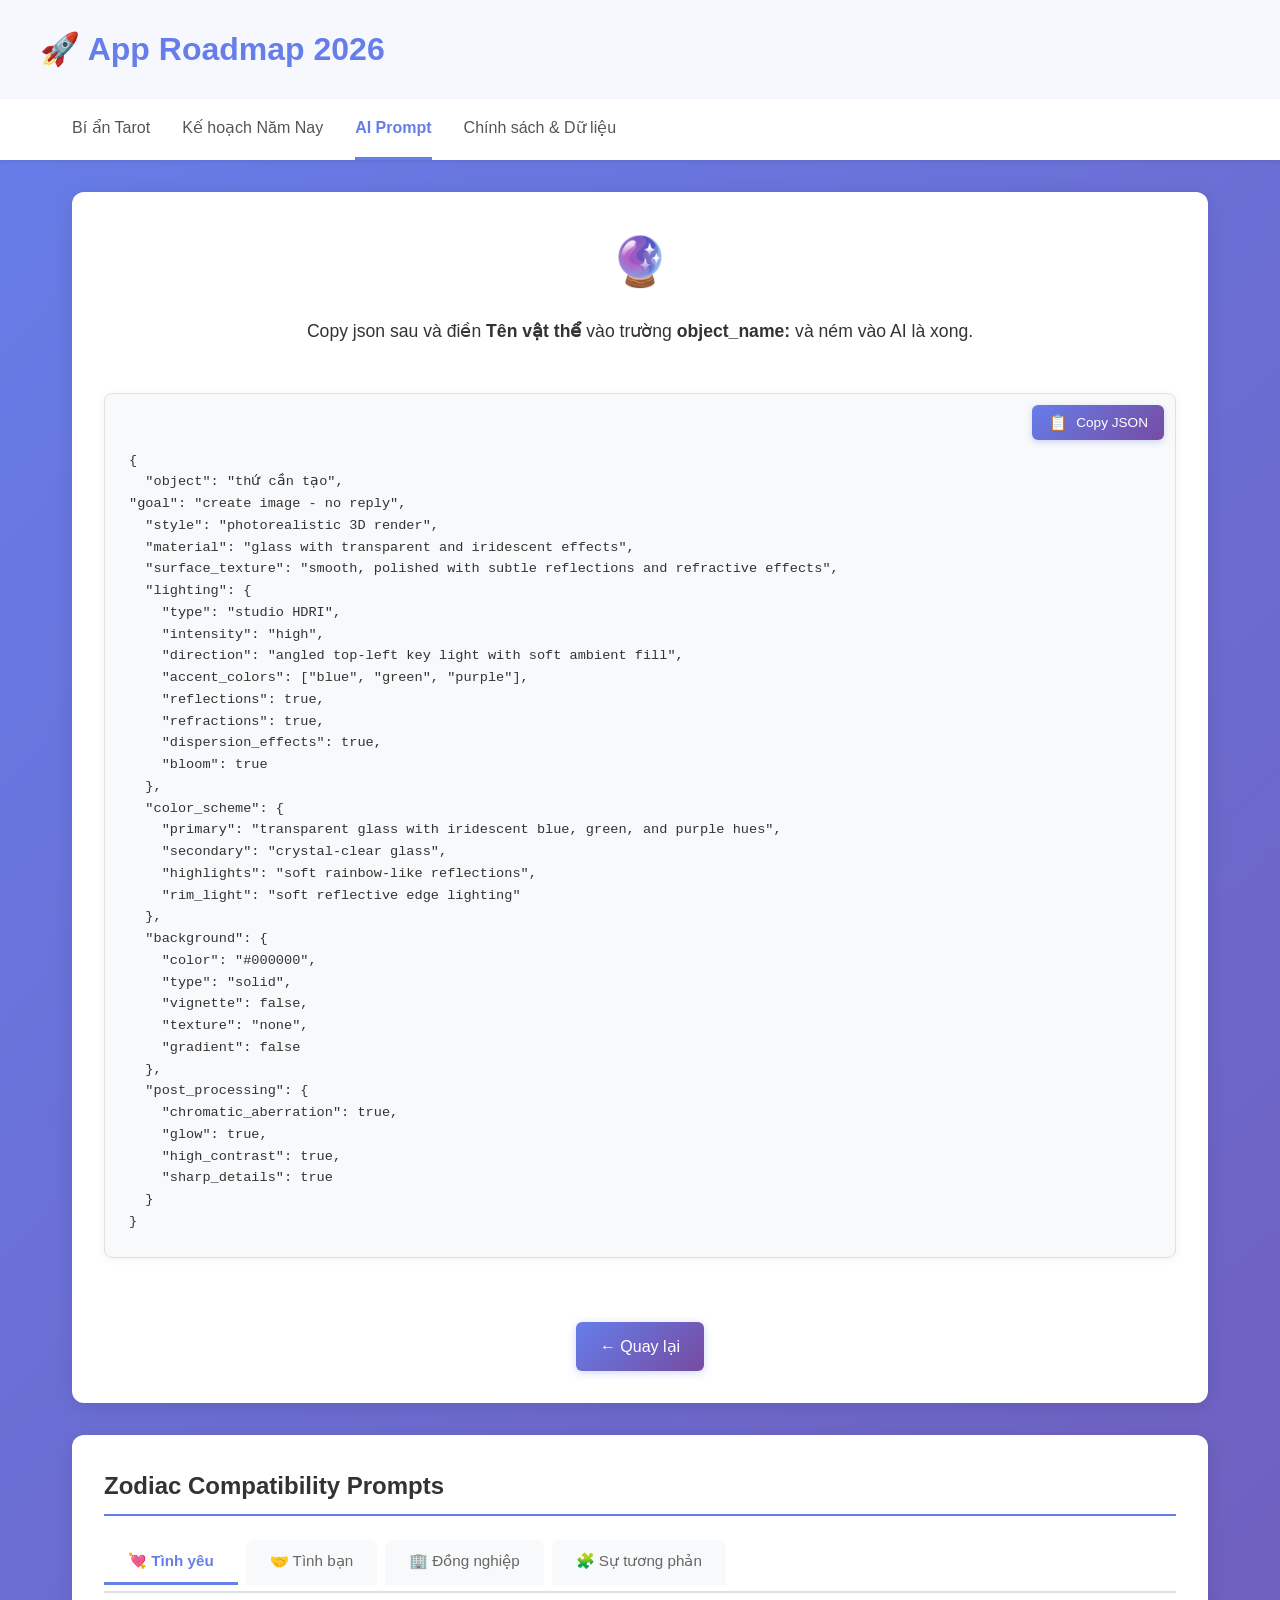
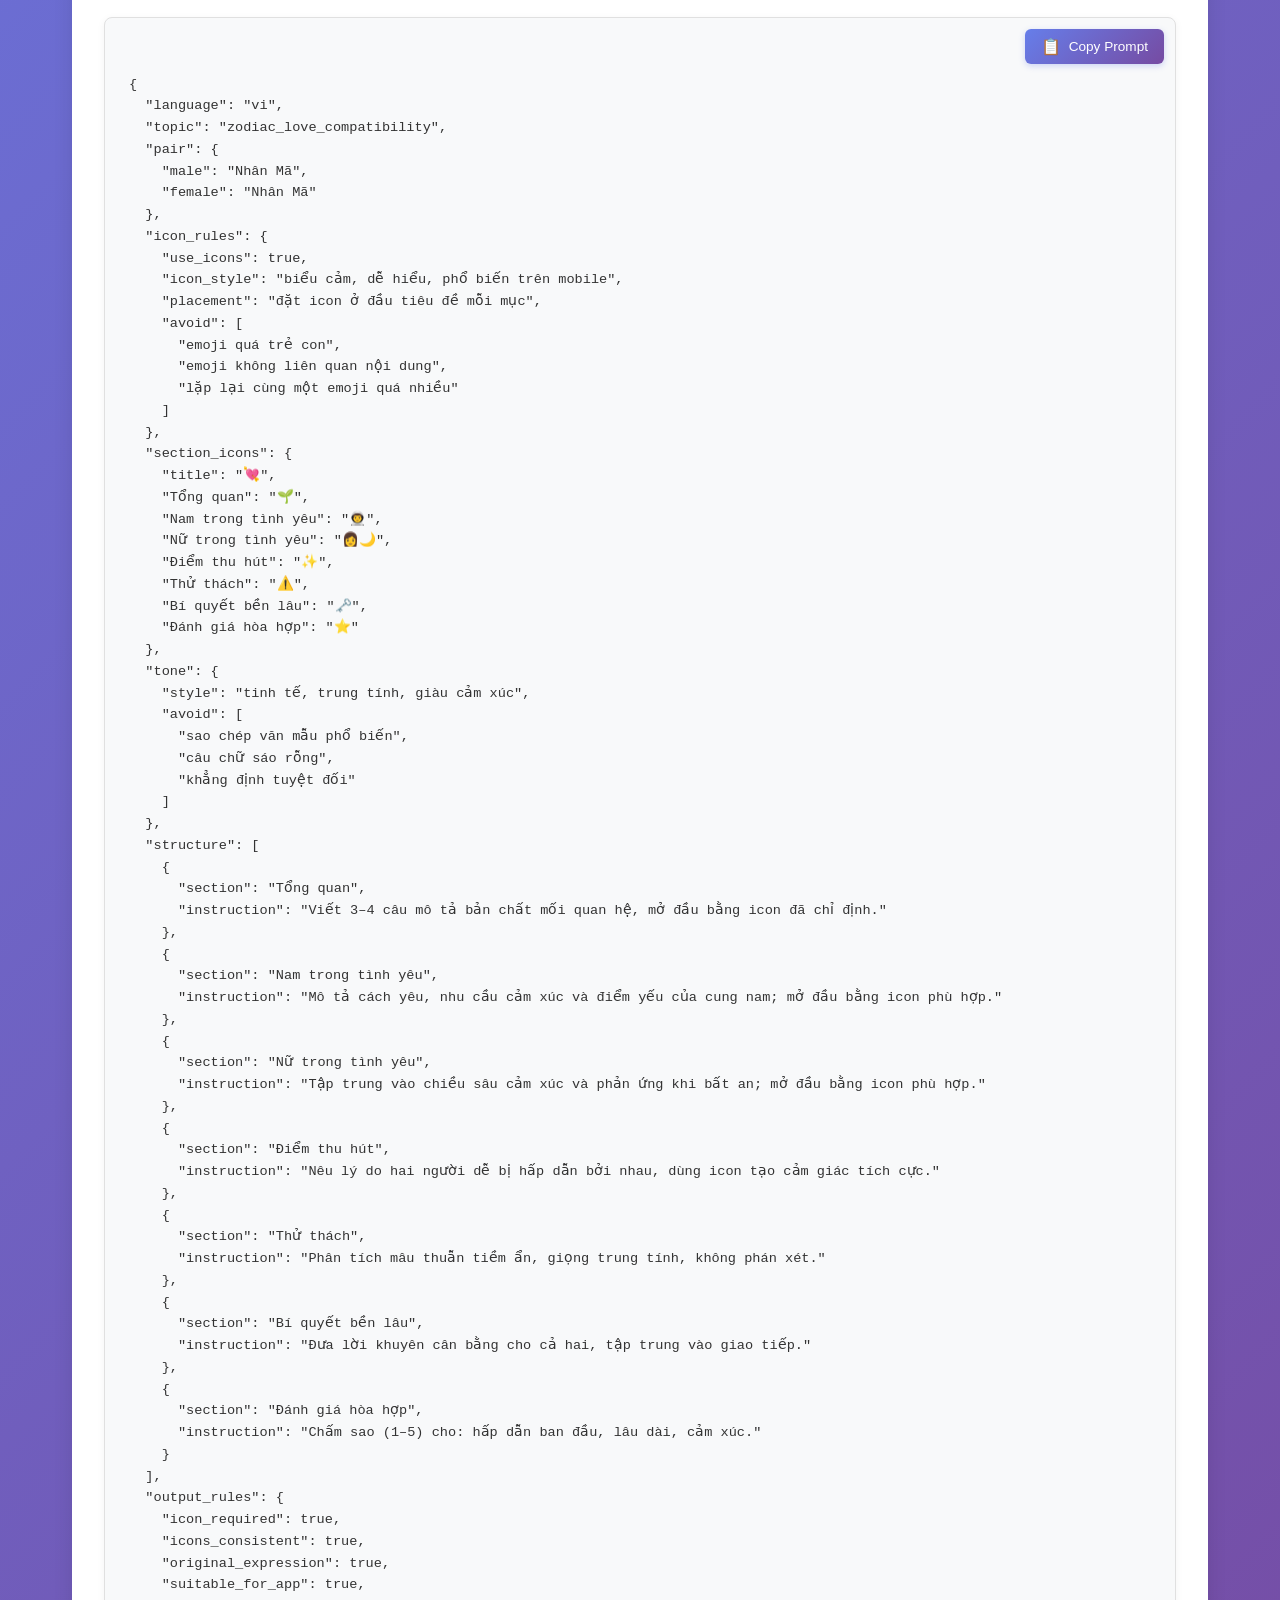
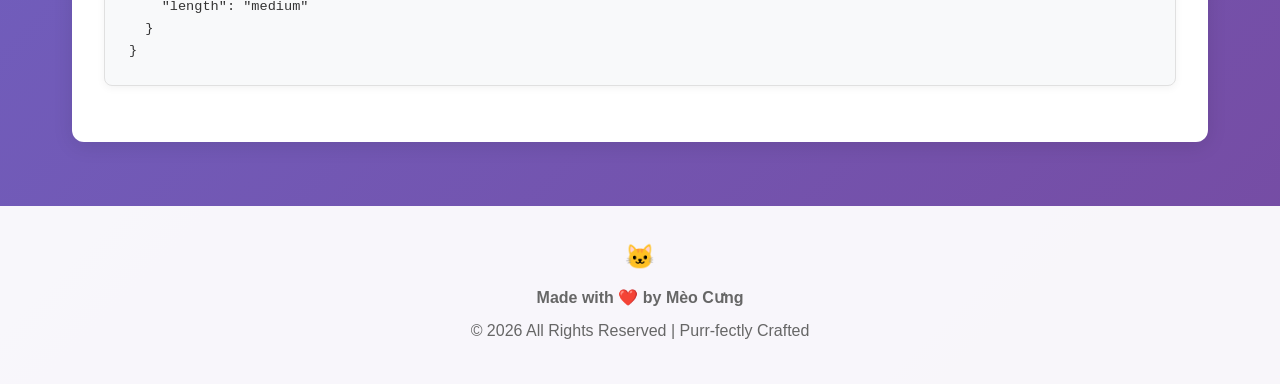
<file: ai-children/zodiac_prompt.html>
<!DOCTYPE html>
<html lang="vi">
<head>
    <meta charset="UTF-8">
    <meta name="viewport" content="width=device-width, initial-scale=1.0">
    <title>Tarot Prompt - App Roadmap 2026</title>
    <link rel="stylesheet" href="../css/style.css">
</head>
<body>

<header>
    <div class="header-content">
        <h1>🚀 App Roadmap 2026</h1>
    </div>
</header>

<nav>
    <div class="nav-content">
        <a href="../index.html">Bí ẩn Tarot</a>
        <a href="../yearly.html">Kế hoạch Năm Nay</a>
        <a href="../ai-prompt.html" class="active">AI Prompt</a>
        <a href="../policy.html">Chính sách & Dữ liệu</a>
    </div>
</nav>

<main>
    <div class="content-card">
        <div class="updating-container">
            <div class="updating-icon">🔮</div>
            <div class="updating-text">Copy json sau và điền <strong>Tên vật thể</strong> vào trường <strong>object_name:</strong> và ném vào AI là xong.</div>
            <div class="json-wrapper">
                <button class="copy-button" onclick="copyJson()" title="Copy JSON">
                    <span class="copy-icon">📋</span>
                    <span class="copy-text">Copy JSON</span>
                </button>
                <div class="copy-success" id="copySuccess">✓ Đã copy!</div>
                <pre class="json-display"><code id="jsonCode">{
  "object": "thứ cần tạo",
"goal": "create image - no reply",
  "style": "photorealistic 3D render",
  "material": "glass with transparent and iridescent effects",
  "surface_texture": "smooth, polished with subtle reflections and refractive effects",
  "lighting": {
    "type": "studio HDRI",
    "intensity": "high",
    "direction": "angled top-left key light with soft ambient fill",
    "accent_colors": ["blue", "green", "purple"],
    "reflections": true,
    "refractions": true,
    "dispersion_effects": true,
    "bloom": true
  },
  "color_scheme": {
    "primary": "transparent glass with iridescent blue, green, and purple hues",
    "secondary": "crystal-clear glass",
    "highlights": "soft rainbow-like reflections",
    "rim_light": "soft reflective edge lighting"
  },
  "background": {
    "color": "#000000",
    "type": "solid",
    "vignette": false,
    "texture": "none",
    "gradient": false
  },
  "post_processing": {
    "chromatic_aberration": true,
    "glow": true,
    "high_contrast": true,
    "sharp_details": true
  }
} </code></pre>
            </div>
            <a href="../ai-prompt.html" class="back-button">← Quay lại</a>
        </div>
    </div>

    <div class="content-card">
        <h2>Zodiac Compatibility Prompts</h2>
        <div class="tab-container">
            <div class="tab-buttons">
                <button class="tab-button active" onclick="switchTab('love')" data-tab="love">💘 Tình yêu</button>
                <button class="tab-button" onclick="switchTab('friendship')" data-tab="friendship">🤝 Tình bạn</button>
                <button class="tab-button" onclick="switchTab('colleague')" data-tab="colleague">🏢 Đồng nghiệp</button>
                <button class="tab-button" onclick="switchTab('contrast')" data-tab="contrast">🧩 Sự tương phản</button>
            </div>
            
            <div class="tab-content">
                <div class="tab-pane active" id="tab-love">
                    <div class="json-wrapper">
                        <button class="copy-button" onclick="copyActiveTab()" title="Copy Prompt">
                            <span class="copy-icon">📋</span>
                            <span class="copy-text">Copy Prompt</span>
                        </button>
                        <div class="copy-success" id="copySuccess">✓ Đã copy!</div>
                        <pre class="json-display"><code id="zodiacLoveCode">{
  "language": "vi",
  "topic": "zodiac_love_compatibility",
  "pair": {
    "male": "Nhân Mã",
    "female": "Nhân Mã"
  },
  "icon_rules": {
    "use_icons": true,
    "icon_style": "biểu cảm, dễ hiểu, phổ biến trên mobile",
    "placement": "đặt icon ở đầu tiêu đề mỗi mục",
    "avoid": [
      "emoji quá trẻ con",
      "emoji không liên quan nội dung",
      "lặp lại cùng một emoji quá nhiều"
    ]
  },
  "section_icons": {
    "title": "💘",
    "Tổng quan": "🌱",
    "Nam trong tình yêu": "👨‍🚀",
    "Nữ trong tình yêu": "👩‍🌙",
    "Điểm thu hút": "✨",
    "Thử thách": "⚠️",
    "Bí quyết bền lâu": "🗝️",
    "Đánh giá hòa hợp": "⭐"
  },
  "tone": {
    "style": "tinh tế, trung tính, giàu cảm xúc",
    "avoid": [
      "sao chép văn mẫu phổ biến",
      "câu chữ sáo rỗng",
      "khẳng định tuyệt đối"
    ]
  },
  "structure": [
    {
      "section": "Tổng quan",
      "instruction": "Viết 3–4 câu mô tả bản chất mối quan hệ, mở đầu bằng icon đã chỉ định."
    },
    {
      "section": "Nam trong tình yêu",
      "instruction": "Mô tả cách yêu, nhu cầu cảm xúc và điểm yếu của cung nam; mở đầu bằng icon phù hợp."
    },
    {
      "section": "Nữ trong tình yêu",
      "instruction": "Tập trung vào chiều sâu cảm xúc và phản ứng khi bất an; mở đầu bằng icon phù hợp."
    },
    {
      "section": "Điểm thu hút",
      "instruction": "Nêu lý do hai người dễ bị hấp dẫn bởi nhau, dùng icon tạo cảm giác tích cực."
    },
    {
      "section": "Thử thách",
      "instruction": "Phân tích mâu thuẫn tiềm ẩn, giọng trung tính, không phán xét."
    },
    {
      "section": "Bí quyết bền lâu",
      "instruction": "Đưa lời khuyên cân bằng cho cả hai, tập trung vào giao tiếp."
    },
    {
      "section": "Đánh giá hòa hợp",
      "instruction": "Chấm sao (1–5) cho: hấp dẫn ban đầu, lâu dài, cảm xúc."
    }
  ],
  "output_rules": {
    "icon_required": true,
    "icons_consistent": true,
    "original_expression": true,
    "suitable_for_app": true,
    "length": "medium"
  }
}</code></pre>
                    </div>
                </div>
                
                <div class="tab-pane" id="tab-friendship">
                    <div class="json-wrapper">
                        <button class="copy-button" onclick="copyActiveTab()" title="Copy Prompt">
                            <span class="copy-icon">📋</span>
                            <span class="copy-text">Copy Prompt</span>
                        </button>
                        <div class="copy-success" id="copySuccess">✓ Đã copy!</div>
                        <pre class="json-display"><code id="zodiacFriendshipCode">{
  "language": "vi",
  "topic": "zodiac_social_compatibility",
  "context": "friendship | colleague",
  "pair": {
    "person_a": {
      "sign": "Nhân Mã",
      "gender": "male | female"
    },
    "person_b": {
      "sign": "Nhân Mã",
      "gender": "male | female"
    }
  },
  "icon_rules": {
    "use_icons": true,
    "icon_style": "biểu cảm, dễ hiểu, phổ biến trên mobile",
    "placement": "đặt icon ở đầu tiêu đề mỗi mục",
    "avoid": [
      "emoji quá trẻ con",
      "emoji không liên quan nội dung",
      "lặp lại cùng một emoji quá nhiều"
    ]
  },
  "section_icons": {
    "title": "🤝",
    "Tổng quan": "🌈",
    "Người thứ nhất": "🧑",
    "Người thứ 2": "🧑",
    "Tương tác Người thứ nhất ↔ Người thứ 2": "🔄",
    "Điểm mạnh chung": "✨",
    "Điểm dễ xung đột": "⚠️",
    "Bí quyết duy trì": "🗝️",
    "Đánh giá hòa hợp": "⭐"
  },
  "tone": {
    "style": "tinh tế, trung tính, theo ngữ cảnh",
    "avoid": [
      "văn mẫu sáo rỗng",
      "đánh giá thiên lệch giới",
      "khẳng định tuyệt đối"
    ]
  },
  "structure": [
    {
      "section": "Tổng quan",
      "instruction": "Viết 3–4 câu mô tả mối quan hệ trong ngữ cảnh đã chọn (tình bạn hoặc đồng nghiệp)."
    },
    {
      "section": "Người thứ nhất",
      "instruction": "Mô tả hành vi, cách kết nối và điểm nhạy cảm của Người thứ nhất, có xét đến giới tính."
    },
    {
      "section": "Người thứ 2",
      "instruction": "Mô tả hành vi, cách kết nối và điểm nhạy cảm của Người thứ 2, có xét đến giới tính."
    },
    {
      "section": "Tương tác Người thứ nhất ↔ Người thứ 2",
      "instruction": "Phân tích cách hai người ảnh hưởng lẫn nhau, đặc biệt khi cùng giới hoặc khác giới."
    },
    {
      "section": "Điểm mạnh chung",
      "instruction": "Nêu những lợi thế khi họ gắn bó hoặc hợp tác."
    },
    {
      "section": "Điểm dễ xung đột",
      "instruction": "Phân tích mâu thuẫn tiềm ẩn về kỳ vọng, ranh giới hoặc nhịp độ."
    },
    {
      "section": "Bí quyết duy trì",
      "instruction": "Đưa lời khuyên thực tế để giữ mối quan hệ ổn định, phù hợp với ngữ cảnh."
    },
    {
      "section": "Đánh giá hòa hợp",
      "instruction": "Chấm sao (1–5) cho: mức độ ăn ý, độ bền, khả năng đồng hành."
    }
  ],
  "output_rules": {
    "icon_required": true,
    "icons_consistent": true,
    "original_expression": true,
    "suitable_for_app": true,
    "length": "medium"
  }
}</code></pre>
                    </div>
                </div>
                
                <div class="tab-pane" id="tab-colleague">
                    <div class="json-wrapper">
                        <button class="copy-button" onclick="copyActiveTab()" title="Copy Prompt">
                            <span class="copy-icon">📋</span>
                            <span class="copy-text">Copy Prompt</span>
                        </button>
                        <div class="copy-success" id="copySuccess">✓ Đã copy!</div>
                        <pre class="json-display"><code id="zodiacColleagueCode">{
  "language": "vi",
  "topic": "zodiac_colleague_compatibility",
  "context": "colleague",
  "pair": {
    "person_a": {
      "sign": "Nhân Mã",
      "gender": "male | female"
    },
    "person_b": {
      "sign": "Nhân Mã",
      "gender": "male | female"
    }
  },
  "icon_rules": {
    "use_icons": true,
    "icon_style": "biểu cảm, dễ hiểu, phổ biến trên mobile",
    "placement": "đặt icon ở đầu tiêu đề mỗi mục",
    "avoid": [
      "emoji quá trẻ con",
      "emoji không liên quan nội dung",
      "lặp lại cùng một emoji quá nhiều"
    ]
  },
  "section_icons": {
    "title": "🏢",
    "Tổng quan": "📊",
    "Người thứ nhất trong công việc": "🧑‍💼",
    "Người thứ 2 trong công việc": "🧑‍💼",
    "Cách phối hợp": "🤝",
    "Thế mạnh chung": "🚀",
    "Điểm dễ xung đột": "⚠️",
    "Khi áp lực cao": "⏱️",
    "Bí quyết hợp tác": "🗝️",
    "Đánh giá hòa hợp": "⭐"
  },
  "tone": {
    "style": "trung tính, thực tế, chuyên nghiệp",
    "avoid": [
      "đánh giá cảm tính",
      "văn sáo rỗng",
      "khẳng định tuyệt đối"
    ]
  },
  "structure": [
    {
      "section": "Tổng quan",
      "instruction": "Viết 3–4 câu mô tả bức tranh chung khi hai người làm đồng nghiệp, xét theo giới tính của từng người."
    },
    {
      "section": "Người thứ nhất trong công việc",
      "instruction": "Mô tả phong cách làm việc, cách giao tiếp và điểm dễ mất cân bằng của Người thứ nhất."
    },
    {
      "section": "Người thứ 2 trong công việc",
      "instruction": "Mô tả phong cách làm việc, cách xử lý trách nhiệm và phản ứng khi thiếu rõ ràng của Người thứ 2."
    },
    {
      "section": "Cách phối hợp",
      "instruction": "Phân tích cách hai người phối hợp khi cùng giới hoặc khác giới."
    },
    {
      "section": "Thế mạnh chung",
      "instruction": "Nêu những yếu tố giúp hiệu suất và tinh thần làm việc tăng cao."
    },
    {
      "section": "Điểm dễ xung đột",
      "instruction": "Phân tích mâu thuẫn tiềm ẩn về nhịp độ, quyền chủ động hoặc kỷ luật."
    },
    {
      "section": "Khi áp lực cao",
      "instruction": "Mô tả phản ứng của từng người khi deadline gấp hoặc workload nặng."
    },
    {
      "section": "Bí quyết hợp tác",
      "instruction": "Đưa lời khuyên thực tế để duy trì hợp tác lâu dài, tập trung vào ranh giới và giao tiếp rõ ràng."
    },
    {
      "section": "Đánh giá hòa hợp",
      "instruction": "Chấm sao (1–5) cho: phối hợp công việc, hiệu suất chung, độ ổn định."
    }
  ],
  "output_rules": {
    "icon_required": true,
    "icons_consistent": true,
    "original_expression": true,
    "suitable_for_app": true,
    "length": "medium"
  }
}</code></pre>
                    </div>
                </div>
                
                <div class="tab-pane" id="tab-contrast">
                    <div class="json-wrapper">
                        <button class="copy-button" onclick="copyActiveTab()" title="Copy Prompt">
                            <span class="copy-icon">📋</span>
                            <span class="copy-text">Copy Prompt</span>
                        </button>
                        <div class="copy-success" id="copySuccess">✓ Đã copy!</div>
                        <pre class="json-display"><code id="zodiacContrastCode">{
  "language": "vi",
  "topic": "zodiac_social_compatibility",
  "context": "general_life",
  "pair": {
    "person_a": {
      "sign": "Nhân Mã",
      "gender": "male | female"
    },
    "person_b": {
      "sign": "Nhân Mã",
      "gender": "male | female"
    }
  },
  "icon_rules": {
    "use_icons": true,
    "icon_style": "biểu cảm, dễ hiểu, phổ biến trên mobile",
    "placement": "đặt icon ở đầu tiêu đề mỗi mục",
    "avoid": [
      "emoji quá trẻ con",
      "emoji không liên quan nội dung",
      "lặp lại cùng một emoji quá nhiều"
    ]
  },
  "section_icons": {
    "title": "🧩",
    "Tổng quan": "🌍",
    "Người thứ nhất": "🧑",
    "Người thứ 2": "🧑",
    "Tương tác trong cuộc sống": "🔄",
    "Sự đối lập giữa các cung": "🌓",
    "Điểm mạnh khi đồng hành": "✨",
    "Điểm dễ xung đột": "⚠️",
    "Cách cân bằng lâu dài": "🗝️",
    "Đánh giá hòa hợp": "⭐"
  },
  "tone": {
    "style": "tinh tế, trung tính, bao quát đời sống",
    "avoid": [
      "đánh giá phiến diện theo bối cảnh",
      "văn sáo rỗng",
      "khẳng định tuyệt đối"
    ]
  },
  "structure": [
    {
      "section": "Tổng quan",
      "instruction": "Viết 3–4 câu khái quát mối quan hệ giữa hai người trong nhiều khía cạnh: tính cách, cuộc sống, công việc và bạn bè."
    },
    {
      "section": "Người thứ nhất",
      "instruction": "Mô tả tính cách, cách ứng xử trong cuộc sống và các mối quan hệ của Người thứ nhất, có xét đến giới tính."
    },
    {
      "section": "Người thứ 2",
      "instruction": "Mô tả tính cách, cách ứng xử trong cuộc sống và các mối quan hệ của Người thứ 2, có xét đến giới tính."
    },
    {
      "section": "Tương tác trong cuộc sống",
      "instruction": "Phân tích cách hai người ảnh hưởng lẫn nhau trong đời sống thường ngày, tình bạn và môi trường làm việc."
    },
    {
      "section": "Sự đối lập giữa các cung",
      "instruction": "Phân tích những khác biệt cốt lõi về tư duy, nhịp sống và giá trị cá nhân; nhấn mạnh cách sự đối lập này tạo ra cả thách thức lẫn sự bổ trợ."
    },
    {
      "section": "Điểm mạnh khi đồng hành",
      "instruction": "Nêu những lợi thế nổi bật khi hai người gắn bó lâu dài trong nhiều vai trò khác nhau."
    },
    {
      "section": "Điểm dễ xung đột",
      "instruction": "Phân tích các tình huống dễ phát sinh mâu thuẫn trong đời sống, công việc hoặc quan hệ xã hội."
    },
    {
      "section": "Cách cân bằng lâu dài",
      "instruction": "Đưa lời khuyên giúp hai người duy trì sự hài hòa, tôn trọng khác biệt và phát triển cùng nhau."
    },
    {
      "section": "Đánh giá hòa hợp",
      "instruction": "Chấm sao (1–5) cho: mức độ đồng điệu, khả năng thích nghi, tiềm năng gắn bó lâu dài."
    }
  ],
  "output_rules": {
    "icon_required": true,
    "icons_consistent": true,
    "original_expression": true,
    "suitable_for_app": true,
    "length": "medium"
  }
}</code></pre>
        </div>
    </div>
</main>

<footer>
    <div class="footer-content">
        <div class="footer-icon">🐱</div>
        <p><strong>Made with ❤️ by Mèo Cưng</strong></p>
        <p>© 2026 All Rights Reserved | Purr-fectly Crafted</p>
    </div>
</footer>

<script>
    const jsonContent = `{
      "goal": "create a new image inspired by the reference image without copying it",
      "prompt": {
        "core_scene": "describe the general context of the original image in a generic way",
        "required_difference": "change some key elements such as colors, layout, characters, or props",
        "visual_style": "maintain the overall style: 3D/2D, photorealistic, minimal, cartoon, etc.",
        "composition_changes": [
          "rearrange the positions of small objects",
          "change size proportions"
        ],
        "detail_modifications": [
          "change materials",
          "slightly adjust lighting",
          "slightly change patterns/textures",
          "slightly modify shapes"
        ]
      },
      "output_requirements": {
        "copyright_safe": true,
        "uniqueness_level": "medium",
        "format": "PNG or JPG",
        "resolution": "high",
        "preserve_original_text": true,
        "text_handling_rule": "any text, symbols, or numbers appearing in the original image must be preserved exactly in the new image"
      }
    }`;

    function copyJson() {
        navigator.clipboard.writeText(jsonContent).then(function() {
            const successMsg = document.getElementById('copySuccess');
            successMsg.style.display = 'block';
            setTimeout(function() {
                successMsg.style.display = 'none';
            }, 2000);
        }).catch(function(err) {
            console.error('Failed to copy: ', err);
            // Fallback for older browsers
            const textArea = document.createElement('textarea');
            textArea.value = jsonContent;
            textArea.style.position = 'fixed';
            textArea.style.opacity = '0';
            document.body.appendChild(textArea);
            textArea.select();
            try {
                document.execCommand('copy');
                const successMsg = document.getElementById('copySuccess');
                successMsg.style.display = 'block';
                setTimeout(function() {
                    successMsg.style.display = 'none';
                }, 2000);
            } catch (err) {
                console.error('Fallback copy failed: ', err);
            }
            document.body.removeChild(textArea);
        });
    }

    const zodiacLoveContent = `{
  "language": "vi",
  "topic": "zodiac_love_compatibility",
  "pair": {
    "male": "Nhân Mã",
    "female": "Nhân Mã"
  },
  "icon_rules": {
    "use_icons": true,
    "icon_style": "biểu cảm, dễ hiểu, phổ biến trên mobile",
    "placement": "đặt icon ở đầu tiêu đề mỗi mục",
    "avoid": [
      "emoji quá trẻ con",
      "emoji không liên quan nội dung",
      "lặp lại cùng một emoji quá nhiều"
    ]
  },
  "section_icons": {
    "title": "💘",
    "Tổng quan": "🌱",
    "Nam trong tình yêu": "👨‍🚀",
    "Nữ trong tình yêu": "👩‍🌙",
    "Điểm thu hút": "✨",
    "Thử thách": "⚠️",
    "Bí quyết bền lâu": "🗝️",
    "Đánh giá hòa hợp": "⭐"
  },
  "tone": {
    "style": "tinh tế, trung tính, giàu cảm xúc",
    "avoid": [
      "sao chép văn mẫu phổ biến",
      "câu chữ sáo rỗng",
      "khẳng định tuyệt đối"
    ]
  },
  "structure": [
    {
      "section": "Tổng quan",
      "instruction": "Viết 3–4 câu mô tả bản chất mối quan hệ, mở đầu bằng icon đã chỉ định."
    },
    {
      "section": "Nam trong tình yêu",
      "instruction": "Mô tả cách yêu, nhu cầu cảm xúc và điểm yếu của cung nam; mở đầu bằng icon phù hợp."
    },
    {
      "section": "Nữ trong tình yêu",
      "instruction": "Tập trung vào chiều sâu cảm xúc và phản ứng khi bất an; mở đầu bằng icon phù hợp."
    },
    {
      "section": "Điểm thu hút",
      "instruction": "Nêu lý do hai người dễ bị hấp dẫn bởi nhau, dùng icon tạo cảm giác tích cực."
    },
    {
      "section": "Thử thách",
      "instruction": "Phân tích mâu thuẫn tiềm ẩn, giọng trung tính, không phán xét."
    },
    {
      "section": "Bí quyết bền lâu",
      "instruction": "Đưa lời khuyên cân bằng cho cả hai, tập trung vào giao tiếp."
    },
    {
      "section": "Đánh giá hòa hợp",
      "instruction": "Chấm sao (1–5) cho: hấp dẫn ban đầu, lâu dài, cảm xúc."
    }
  ],
  "output_rules": {
    "icon_required": true,
    "icons_consistent": true,
    "original_expression": true,
    "suitable_for_app": true,
    "length": "medium"
  }
}`;

    function copyZodiacLove() {
        navigator.clipboard.writeText(zodiacLoveContent).then(function() {
            const successMsg = document.getElementById('copyZodiacLoveSuccess');
            successMsg.style.display = 'block';
            setTimeout(function() {
                successMsg.style.display = 'none';
            }, 2000);
        }).catch(function(err) {
            console.error('Failed to copy: ', err);
            // Fallback for older browsers
            const textArea = document.createElement('textarea');
            textArea.value = zodiacLoveContent;
            textArea.style.position = 'fixed';
            textArea.style.opacity = '0';
            document.body.appendChild(textArea);
            textArea.select();
            try {
                document.execCommand('copy');
                const successMsg = document.getElementById('copyZodiacLoveSuccess');
                successMsg.style.display = 'block';
                setTimeout(function() {
                    successMsg.style.display = 'none';
                }, 2000);
            } catch (err) {
                console.error('Fallback copy failed: ', err);
            }
            document.body.removeChild(textArea);
        });
    }

    const zodiacFriendshipContent = `{
  "language": "vi",
  "topic": "zodiac_social_compatibility",
  "context": "friendship | colleague",
  "pair": {
    "person_a": {
      "sign": "Nhân Mã",
      "gender": "male | female"
    },
    "person_b": {
      "sign": "Nhân Mã",
      "gender": "male | female"
    }
  },
  "icon_rules": {
    "use_icons": true,
    "icon_style": "biểu cảm, dễ hiểu, phổ biến trên mobile",
    "placement": "đặt icon ở đầu tiêu đề mỗi mục",
    "avoid": [
      "emoji quá trẻ con",
      "emoji không liên quan nội dung",
      "lặp lại cùng một emoji quá nhiều"
    ]
  },
  "section_icons": {
    "title": "🤝",
    "Tổng quan": "🌈",
    "Người thứ nhất": "🧑",
    "Người thứ 2": "🧑",
    "Tương tác Người thứ nhất ↔ Người thứ 2": "🔄",
    "Điểm mạnh chung": "✨",
    "Điểm dễ xung đột": "⚠️",
    "Bí quyết duy trì": "🗝️",
    "Đánh giá hòa hợp": "⭐"
  },
  "tone": {
    "style": "tinh tế, trung tính, theo ngữ cảnh",
    "avoid": [
      "văn mẫu sáo rỗng",
      "đánh giá thiên lệch giới",
      "khẳng định tuyệt đối"
    ]
  },
  "structure": [
    {
      "section": "Tổng quan",
      "instruction": "Viết 3–4 câu mô tả mối quan hệ trong ngữ cảnh đã chọn (tình bạn hoặc đồng nghiệp)."
    },
    {
      "section": "Người thứ nhất",
      "instruction": "Mô tả hành vi, cách kết nối và điểm nhạy cảm của Người thứ nhất, có xét đến giới tính."
    },
    {
      "section": "Người thứ 2",
      "instruction": "Mô tả hành vi, cách kết nối và điểm nhạy cảm của Người thứ 2, có xét đến giới tính."
    },
    {
      "section": "Tương tác Người thứ nhất ↔ Người thứ 2",
      "instruction": "Phân tích cách hai người ảnh hưởng lẫn nhau, đặc biệt khi cùng giới hoặc khác giới."
    },
    {
      "section": "Điểm mạnh chung",
      "instruction": "Nêu những lợi thế khi họ gắn bó hoặc hợp tác."
    },
    {
      "section": "Điểm dễ xung đột",
      "instruction": "Phân tích mâu thuẫn tiềm ẩn về kỳ vọng, ranh giới hoặc nhịp độ."
    },
    {
      "section": "Bí quyết duy trì",
      "instruction": "Đưa lời khuyên thực tế để giữ mối quan hệ ổn định, phù hợp với ngữ cảnh."
    },
    {
      "section": "Đánh giá hòa hợp",
      "instruction": "Chấm sao (1–5) cho: mức độ ăn ý, độ bền, khả năng đồng hành."
    }
  ],
  "output_rules": {
    "icon_required": true,
    "icons_consistent": true,
    "original_expression": true,
    "suitable_for_app": true,
    "length": "medium"
  }
}`;

    function copyZodiacFriendship() {
        navigator.clipboard.writeText(zodiacFriendshipContent).then(function() {
            const successMsg = document.getElementById('copyZodiacFriendshipSuccess');
            successMsg.style.display = 'block';
            setTimeout(function() {
                successMsg.style.display = 'none';
            }, 2000);
        }).catch(function(err) {
            console.error('Failed to copy: ', err);
            // Fallback for older browsers
            const textArea = document.createElement('textarea');
            textArea.value = zodiacFriendshipContent;
            textArea.style.position = 'fixed';
            textArea.style.opacity = '0';
            document.body.appendChild(textArea);
            textArea.select();
            try {
                document.execCommand('copy');
                const successMsg = document.getElementById('copyZodiacFriendshipSuccess');
                successMsg.style.display = 'block';
                setTimeout(function() {
                    successMsg.style.display = 'none';
                }, 2000);
            } catch (err) {
                console.error('Fallback copy failed: ', err);
            }
            document.body.removeChild(textArea);
        });
    }

    const zodiacColleagueContent = `{
  "language": "vi",
  "topic": "zodiac_colleague_compatibility",
  "context": "colleague",
  "pair": {
    "person_a": {
      "sign": "Nhân Mã",
      "gender": "male | female"
    },
    "person_b": {
      "sign": "Nhân Mã",
      "gender": "male | female"
    }
  },
  "icon_rules": {
    "use_icons": true,
    "icon_style": "biểu cảm, dễ hiểu, phổ biến trên mobile",
    "placement": "đặt icon ở đầu tiêu đề mỗi mục",
    "avoid": [
      "emoji quá trẻ con",
      "emoji không liên quan nội dung",
      "lặp lại cùng một emoji quá nhiều"
    ]
  },
  "section_icons": {
    "title": "🏢",
    "Tổng quan": "📊",
    "Người thứ nhất trong công việc": "🧑‍💼",
    "Người thứ 2 trong công việc": "🧑‍💼",
    "Cách phối hợp": "🤝",
    "Thế mạnh chung": "🚀",
    "Điểm dễ xung đột": "⚠️",
    "Khi áp lực cao": "⏱️",
    "Bí quyết hợp tác": "🗝️",
    "Đánh giá hòa hợp": "⭐"
  },
  "tone": {
    "style": "trung tính, thực tế, chuyên nghiệp",
    "avoid": [
      "đánh giá cảm tính",
      "văn sáo rỗng",
      "khẳng định tuyệt đối"
    ]
  },
  "structure": [
    {
      "section": "Tổng quan",
      "instruction": "Viết 3–4 câu mô tả bức tranh chung khi hai người làm đồng nghiệp, xét theo giới tính của từng người."
    },
    {
      "section": "Người thứ nhất trong công việc",
      "instruction": "Mô tả phong cách làm việc, cách giao tiếp và điểm dễ mất cân bằng của Người thứ nhất."
    },
    {
      "section": "Người thứ 2 trong công việc",
      "instruction": "Mô tả phong cách làm việc, cách xử lý trách nhiệm và phản ứng khi thiếu rõ ràng của Người thứ 2."
    },
    {
      "section": "Cách phối hợp",
      "instruction": "Phân tích cách hai người phối hợp khi cùng giới hoặc khác giới."
    },
    {
      "section": "Thế mạnh chung",
      "instruction": "Nêu những yếu tố giúp hiệu suất và tinh thần làm việc tăng cao."
    },
    {
      "section": "Điểm dễ xung đột",
      "instruction": "Phân tích mâu thuẫn tiềm ẩn về nhịp độ, quyền chủ động hoặc kỷ luật."
    },
    {
      "section": "Khi áp lực cao",
      "instruction": "Mô tả phản ứng của từng người khi deadline gấp hoặc workload nặng."
    },
    {
      "section": "Bí quyết hợp tác",
      "instruction": "Đưa lời khuyên thực tế để duy trì hợp tác lâu dài, tập trung vào ranh giới và giao tiếp rõ ràng."
    },
    {
      "section": "Đánh giá hòa hợp",
      "instruction": "Chấm sao (1–5) cho: phối hợp công việc, hiệu suất chung, độ ổn định."
    }
  ],
  "output_rules": {
    "icon_required": true,
    "icons_consistent": true,
    "original_expression": true,
    "suitable_for_app": true,
    "length": "medium"
  }
}`;

    function copyZodiacColleague() {
        navigator.clipboard.writeText(zodiacColleagueContent).then(function() {
            const successMsg = document.getElementById('copyZodiacColleagueSuccess');
            successMsg.style.display = 'block';
            setTimeout(function() {
                successMsg.style.display = 'none';
            }, 2000);
        }).catch(function(err) {
            console.error('Failed to copy: ', err);
            // Fallback for older browsers
            const textArea = document.createElement('textarea');
            textArea.value = zodiacColleagueContent;
            textArea.style.position = 'fixed';
            textArea.style.opacity = '0';
            document.body.appendChild(textArea);
            textArea.select();
            try {
                document.execCommand('copy');
                const successMsg = document.getElementById('copyZodiacColleagueSuccess');
                successMsg.style.display = 'block';
                setTimeout(function() {
                    successMsg.style.display = 'none';
                }, 2000);
            } catch (err) {
                console.error('Fallback copy failed: ', err);
            }
            document.body.removeChild(textArea);
        });
    }

    const zodiacContrastContent = `{
  "language": "vi",
  "topic": "zodiac_social_compatibility",
  "context": "general_life",
  "pair": {
    "person_a": {
      "sign": "Nhân Mã",
      "gender": "male | female"
    },
    "person_b": {
      "sign": "Nhân Mã",
      "gender": "male | female"
    }
  },
  "icon_rules": {
    "use_icons": true,
    "icon_style": "biểu cảm, dễ hiểu, phổ biến trên mobile",
    "placement": "đặt icon ở đầu tiêu đề mỗi mục",
    "avoid": [
      "emoji quá trẻ con",
      "emoji không liên quan nội dung",
      "lặp lại cùng một emoji quá nhiều"
    ]
  },
  "section_icons": {
    "title": "🧩",
    "Tổng quan": "🌍",
    "Người thứ nhất": "🧑",
    "Người thứ 2": "🧑",
    "Tương tác trong cuộc sống": "🔄",
    "Sự đối lập giữa các cung": "🌓",
    "Điểm mạnh khi đồng hành": "✨",
    "Điểm dễ xung đột": "⚠️",
    "Cách cân bằng lâu dài": "🗝️",
    "Đánh giá hòa hợp": "⭐"
  },
  "tone": {
    "style": "tinh tế, trung tính, bao quát đời sống",
    "avoid": [
      "đánh giá phiến diện theo bối cảnh",
      "văn sáo rỗng",
      "khẳng định tuyệt đối"
    ]
  },
  "structure": [
    {
      "section": "Tổng quan",
      "instruction": "Viết 3–4 câu khái quát mối quan hệ giữa hai người trong nhiều khía cạnh: tính cách, cuộc sống, công việc và bạn bè."
    },
    {
      "section": "Người thứ nhất",
      "instruction": "Mô tả tính cách, cách ứng xử trong cuộc sống và các mối quan hệ của Người thứ nhất, có xét đến giới tính."
    },
    {
      "section": "Người thứ 2",
      "instruction": "Mô tả tính cách, cách ứng xử trong cuộc sống và các mối quan hệ của Người thứ 2, có xét đến giới tính."
    },
    {
      "section": "Tương tác trong cuộc sống",
      "instruction": "Phân tích cách hai người ảnh hưởng lẫn nhau trong đời sống thường ngày, tình bạn và môi trường làm việc."
    },
    {
      "section": "Sự đối lập giữa các cung",
      "instruction": "Phân tích những khác biệt cốt lõi về tư duy, nhịp sống và giá trị cá nhân; nhấn mạnh cách sự đối lập này tạo ra cả thách thức lẫn sự bổ trợ."
    },
    {
      "section": "Điểm mạnh khi đồng hành",
      "instruction": "Nêu những lợi thế nổi bật khi hai người gắn bó lâu dài trong nhiều vai trò khác nhau."
    },
    {
      "section": "Điểm dễ xung đột",
      "instruction": "Phân tích các tình huống dễ phát sinh mâu thuẫn trong đời sống, công việc hoặc quan hệ xã hội."
    },
    {
      "section": "Cách cân bằng lâu dài",
      "instruction": "Đưa lời khuyên giúp hai người duy trì sự hài hòa, tôn trọng khác biệt và phát triển cùng nhau."
    },
    {
      "section": "Đánh giá hòa hợp",
      "instruction": "Chấm sao (1–5) cho: mức độ đồng điệu, khả năng thích nghi, tiềm năng gắn bó lâu dài."
    }
  ],
  "output_rules": {
    "icon_required": true,
    "icons_consistent": true,
    "original_expression": true,
    "suitable_for_app": true,
    "length": "medium"
  }
}`;

    function copyZodiacContrast() {
        navigator.clipboard.writeText(zodiacContrastContent).then(function() {
            const successMsg = document.getElementById('copyZodiacContrastSuccess');
            successMsg.style.display = 'block';
            setTimeout(function() {
                successMsg.style.display = 'none';
            }, 2000);
        }).catch(function(err) {
            console.error('Failed to copy: ', err);
            // Fallback for older browsers
            const textArea = document.createElement('textarea');
            textArea.value = zodiacContrastContent;
            textArea.style.position = 'fixed';
            textArea.style.opacity = '0';
            document.body.appendChild(textArea);
            textArea.select();
            try {
                document.execCommand('copy');
                const successMsg = document.getElementById('copyZodiacContrastSuccess');
                successMsg.style.display = 'block';
                setTimeout(function() {
                    successMsg.style.display = 'none';
                }, 2000);
            } catch (err) {
                console.error('Fallback copy failed: ', err);
            }
            document.body.removeChild(textArea);
        });
    }

    // Tab switching function
    function switchTab(tabName) {
        // Hide all tab panes
        const allPanes = document.querySelectorAll('.tab-pane');
        allPanes.forEach(pane => pane.classList.remove('active'));
        
        // Remove active class from all buttons
        const allButtons = document.querySelectorAll('.tab-button');
        allButtons.forEach(btn => btn.classList.remove('active'));
        
        // Show selected tab pane
        const selectedPane = document.getElementById('tab-' + tabName);
        if (selectedPane) {
            selectedPane.classList.add('active');
        }
        
        // Add active class to clicked button
        const clickedButton = document.querySelector(`[data-tab="${tabName}"]`);
        if (clickedButton) {
            clickedButton.classList.add('active');
        }
    }

    // Copy active tab content
    function copyActiveTab() {
        const activePane = document.querySelector('.tab-pane.active');
        if (!activePane) return;
        
        const codeElement = activePane.querySelector('code');
        if (!codeElement) return;
        
        let text = codeElement.textContent || codeElement.innerText;
        
        const textArea = document.createElement('textarea');
        textArea.value = text;
        textArea.style.position = 'fixed';
        textArea.style.opacity = '0';
        document.body.appendChild(textArea);
        textArea.select();
        
        try {
            if (navigator.clipboard && navigator.clipboard.writeText) {
                navigator.clipboard.writeText(text).then(function() {
                    const successMsg = activePane.querySelector('.copy-success');
                    if (successMsg) {
                        successMsg.style.display = 'block';
                        setTimeout(function() {
                            successMsg.style.display = 'none';
                        }, 2000);
                    }
                    document.body.removeChild(textArea);
                }).catch(function(err) {
                    console.error('Failed to copy: ', err);
                    document.execCommand('copy');
                    const successMsg = activePane.querySelector('.copy-success');
                    if (successMsg) {
                        successMsg.style.display = 'block';
                        setTimeout(function() {
                            successMsg.style.display = 'none';
                        }, 2000);
                    }
                    document.body.removeChild(textArea);
                });
            } else {
                document.execCommand('copy');
                const successMsg = activePane.querySelector('.copy-success');
                if (successMsg) {
                    successMsg.style.display = 'block';
                    setTimeout(function() {
                        successMsg.style.display = 'none';
                    }, 2000);
                }
                document.body.removeChild(textArea);
            }
        } catch (err) {
            console.error('Copy failed: ', err);
            document.body.removeChild(textArea);
        }
    }
</script>

</body>
</html>
</file>
<file: css/style.css>
* {
  margin: 0;
  padding: 0;
  box-sizing: border-box;
}

body {
  font-family: 'Segoe UI', Tahoma, Geneva, Verdana, sans-serif;
  line-height: 1.6;
  background: linear-gradient(135deg, #667eea 0%, #764ba2 100%);
  min-height: 100vh;
  display: flex;
  flex-direction: column;
}

header {
  background: rgba(255, 255, 255, 0.95);
  box-shadow: 0 2px 10px rgba(0,0,0,0.1);
  padding: 1.5rem 2rem;
}

.header-content {
  max-width: 1200px;
  margin: 0 auto;
}

h1 {
  color: #667eea;
  font-size: 2rem;
  font-weight: 600;
}

nav {
  background: white;
  box-shadow: 0 2px 5px rgba(0,0,0,0.08);
}

.nav-content {
  max-width: 1200px;
  margin: 0 auto;
  display: flex;
  gap: 2rem;
  padding: 0 2rem;
}

.nav-content a {
  background: none;
  border: none;
  padding: 1rem 0;
  cursor: pointer;
  font-size: 1rem;
  color: #555;
  text-decoration: none;
  border-bottom: 3px solid transparent;
  transition: all 0.3s ease;
}

.nav-content a:hover {
  color: #667eea;
  border-bottom-color: #667eea;
}

.nav-content a.active {
  color: #667eea;
  border-bottom-color: #667eea;
  font-weight: 600;
}

main {
  flex: 1;
  max-width: 1200px;
  width: 100%;
  margin: 2rem auto;
  padding: 0 2rem;
}

.content-card {
  background: white;
  border-radius: 12px;
  padding: 2rem;
  box-shadow: 0 4px 20px rgba(0,0,0,0.1);
  margin-bottom: 2rem;
  animation: fadeIn 0.4s ease;
  max-width: 100%;
  overflow-x: hidden;
  box-sizing: border-box;
}

@keyframes fadeIn {
  from { opacity: 0; transform: translateY(10px); }
  to { opacity: 1; transform: translateY(0); }
}

h2 {
  color: #333;
  margin-bottom: 1.5rem;
  padding-bottom: 0.5rem;
  border-bottom: 2px solid #667eea;
}

h3 {
  color: #555;
  margin: 1.5rem 0 1rem;
}

h4 {
  color: #555;
  margin: 1rem 0 0.5rem;
}

table {
  width: 100%;
  border-collapse: collapse;
  margin: 1rem 0;
}

th, td {
  padding: 0.75rem;
  text-align: left;
  border-bottom: 1px solid #eee;
}

th {
  background: #f8f9fa;
  color: #667eea;
  font-weight: 600;
}

tr:hover {
  background: #f8f9fa;
}

ol {
  margin-left: 1.5rem;
}

li {
  margin: 0.5rem 0;
}

.prompt-grid {
  display: grid;
  grid-template-columns: repeat(auto-fit, minmax(250px, 1fr));
  gap: 1.5rem;
  margin-top: 1.5rem;
}

.prompt-card {
  background: linear-gradient(135deg, #667eea 0%, #764ba2 100%);
  color: white;
  padding: 1.5rem;
  border-radius: 8px;
  box-shadow: 0 4px 10px rgba(0,0,0,0.1);
  transition: transform 0.3s ease;
  text-decoration: none;
}

.prompt-card:hover {
  transform: translateY(-5px);
    color: white;
}

.prompt-card h4 {
  margin-bottom: 0.5rem;
  font-size: 1.2rem;
    color: white;
}

.prompt-card p {
  font-size: 0.9rem;
  opacity: 0.9;
    color: white;
}

.policy-card {
  background: linear-gradient(135deg, #667eea 0%, #764ba2 100%);
  color: white;
  padding: 1.5rem;
  border-radius: 8px;
  box-shadow: 0 4px 10px rgba(0,0,0,0.1);
}

.policy-card h4 {
  margin-bottom: 0.5rem;
  font-size: 1.2rem;
  color: white;
}

.policy-card p {
  font-size: 0.9rem;
  opacity: 0.9;
  color: white;
}

.policy-button {
  color: white;
  text-decoration: none;
  background: rgba(255,255,255,0.2);
  padding: 0.75rem;
  border-radius: 6px;
  transition: all 0.3s ease;
  display: block;
  text-align: center;
}

.policy-button:hover {
  background: rgba(255,255,255,0.35);
  transform: translateX(5px);
  box-shadow: 0 2px 8px rgba(0,0,0,0.2);
}

footer {
  background: rgba(255, 255, 255, 0.95);
  padding: 2rem;
  text-align: center;
  margin-top: auto;
}

.footer-content {
  max-width: 1200px;
  margin: 0 auto;
  color: #666;
}

.footer-content p {
  margin: 0.5rem 0;
}

.footer-icon {
  font-size: 1.5rem;
  margin-bottom: 0.5rem;
}

.updating-container {
  display: flex;
  flex-direction: column;
  align-items: center;
  text-align: center;
  max-width: 100%;
  width: 100%;
}

.updating-icon {
  font-size: 3rem;
  margin-bottom: 1rem;
}

.updating-text {
  font-size: 1.1rem;
  color: #333;
  margin-bottom: 1.5rem;
  font-weight: 500;
  max-width: 100%;
  padding: 0 1rem;
  word-wrap: break-word;
}

.json-wrapper {
  position: relative;
  width: 100%;
  max-width: 100%;
  margin: 1.5rem 0;
}

.copy-button {
  position: absolute;
  top: 0.75rem;
  right: 0.75rem;
  background: linear-gradient(135deg, #667eea 0%, #764ba2 100%);
  color: white;
  border: none;
  padding: 0.5rem 1rem;
  border-radius: 6px;
  cursor: pointer;
  font-size: 0.85rem;
  font-weight: 500;
  display: flex;
  align-items: center;
  gap: 0.5rem;
  transition: all 0.3s ease;
  box-shadow: 0 2px 6px rgba(102, 126, 234, 0.3);
  z-index: 10;
}

.copy-button:hover {
  transform: translateY(-2px);
  box-shadow: 0 4px 10px rgba(102, 126, 234, 0.4);
}

.copy-button:active {
  transform: translateY(0);
}

.copy-icon {
  font-size: 1rem;
}

.copy-text {
  font-size: 0.85rem;
}

.copy-success {
  position: absolute;
  top: 0.75rem;
  right: 0.75rem;
  background: #4caf50;
  color: white;
  padding: 0.5rem 1rem;
  border-radius: 6px;
  font-size: 0.85rem;
  font-weight: 500;
  display: none;
  z-index: 11;
  animation: fadeInOut 0.3s ease;
}

@keyframes fadeInOut {
  from {
    opacity: 0;
    transform: translateY(-5px);
  }
  to {
    opacity: 1;
    transform: translateY(0);
  }
}

.json-display {
  background: #f8f9fa;
  border: 1px solid #e0e0e0;
  border-radius: 8px;
  padding: 1.5rem;
  margin: 0;
  overflow-x: auto;
  overflow-y: hidden;
  text-align: left;
  font-family: 'Courier New', Courier, monospace;
  font-size: 0.85rem;
  line-height: 1.6;
  box-shadow: 0 2px 8px rgba(0,0,0,0.05);
  max-width: 100%;
  width: 100%;
  box-sizing: border-box;
  padding-top: 3.5rem;
}

.json-display code {
  color: #333;
  white-space: pre;
  word-wrap: break-word;
  word-break: break-all;
  display: block;
  max-width: 100%;
}

@media (max-width: 768px) {
  .json-display {
    font-size: 0.75rem;
    padding: 1rem;
    padding-top: 3rem;
  }
  
  .updating-text {
    font-size: 1rem;
  }
  
  .copy-button {
    top: 0.5rem;
    right: 0.5rem;
    padding: 0.4rem 0.8rem;
    font-size: 0.75rem;
  }
  
  .copy-text {
    display: none;
  }
  
  .copy-icon {
    font-size: 1.1rem;
  }
  
  .copy-success {
    top: 0.5rem;
    right: 0.5rem;
    padding: 0.4rem 0.8rem;
    font-size: 0.75rem;
  }
}

.back-button {
  display: inline-block;
  margin-top: 2.5rem;
  padding: 0.75rem 1.5rem;
  background: linear-gradient(135deg, #667eea 0%, #764ba2 100%);
  color: white;
  text-decoration: none;
  border-radius: 6px;
  font-weight: 500;
  transition: all 0.3s ease;
  box-shadow: 0 2px 8px rgba(102, 126, 234, 0.3);
}

.back-button:hover {
  transform: translateY(-2px);
  box-shadow: 0 4px 12px rgba(102, 126, 234, 0.4);
}

.code-wrapper {
  position: relative;
  width: 100%;
  max-width: 100%;
  margin: 1.5rem 0;
}

.code-display {
  background: #f8f9fa;
  border: 1px solid #e0e0e0;
  border-radius: 8px;
  padding: 1.5rem;
  padding-top: 3.5rem;
  margin: 0;
  overflow-x: auto;
  overflow-y: hidden;
  text-align: left;
  font-family: 'Courier New', Courier, monospace;
  font-size: 0.85rem;
  line-height: 1.8;
  box-shadow: 0 2px 8px rgba(0,0,0,0.05);
  max-width: 100%;
  width: 100%;
  box-sizing: border-box;
}

.code-display code {
  color: #2d3748;
  white-space: pre;
  word-wrap: break-word;
  display: block;
  max-width: 100%;
}

@media (max-width: 768px) {
  .code-display {
    font-size: 0.75rem;
    padding: 1rem;
    padding-top: 3rem;
    line-height: 1.6;
  }
}

.tab-container {
  width: 100%;
}

.tab-buttons {
  display: flex;
  gap: 0.5rem;
  margin-bottom: 1.5rem;
  flex-wrap: wrap;
  border-bottom: 2px solid #e0e0e0;
  padding-bottom: 0.5rem;
}

.tab-button {
  padding: 0.75rem 1.5rem;
  background: #f8f9fa;
  border: none;
  border-radius: 8px 8px 0 0;
  cursor: pointer;
  font-size: 0.95rem;
  font-weight: 500;
  color: #666;
  transition: all 0.3s ease;
  border-bottom: 3px solid transparent;
  margin-bottom: -2px;
}

.tab-button:hover {
  background: #e9ecef;
  color: #667eea;
}

.tab-button.active {
  background: white;
  color: #667eea;
  border-bottom-color: #667eea;
  font-weight: 600;
}

.tab-content {
  position: relative;
}

.tab-pane {
  display: none;
}

.tab-pane.active {
  display: block;
  animation: fadeIn 0.3s ease;
}

@keyframes fadeIn {
  from {
    opacity: 0;
    transform: translateY(10px);
  }
  to {
    opacity: 1;
    transform: translateY(0);
  }
}

@media (max-width: 768px) {
  .tab-buttons {
    gap: 0.25rem;
  }
  
  .tab-button {
    padding: 0.5rem 1rem;
    font-size: 0.85rem;
    flex: 1;
    min-width: calc(50% - 0.25rem);
  }
}
</file>
